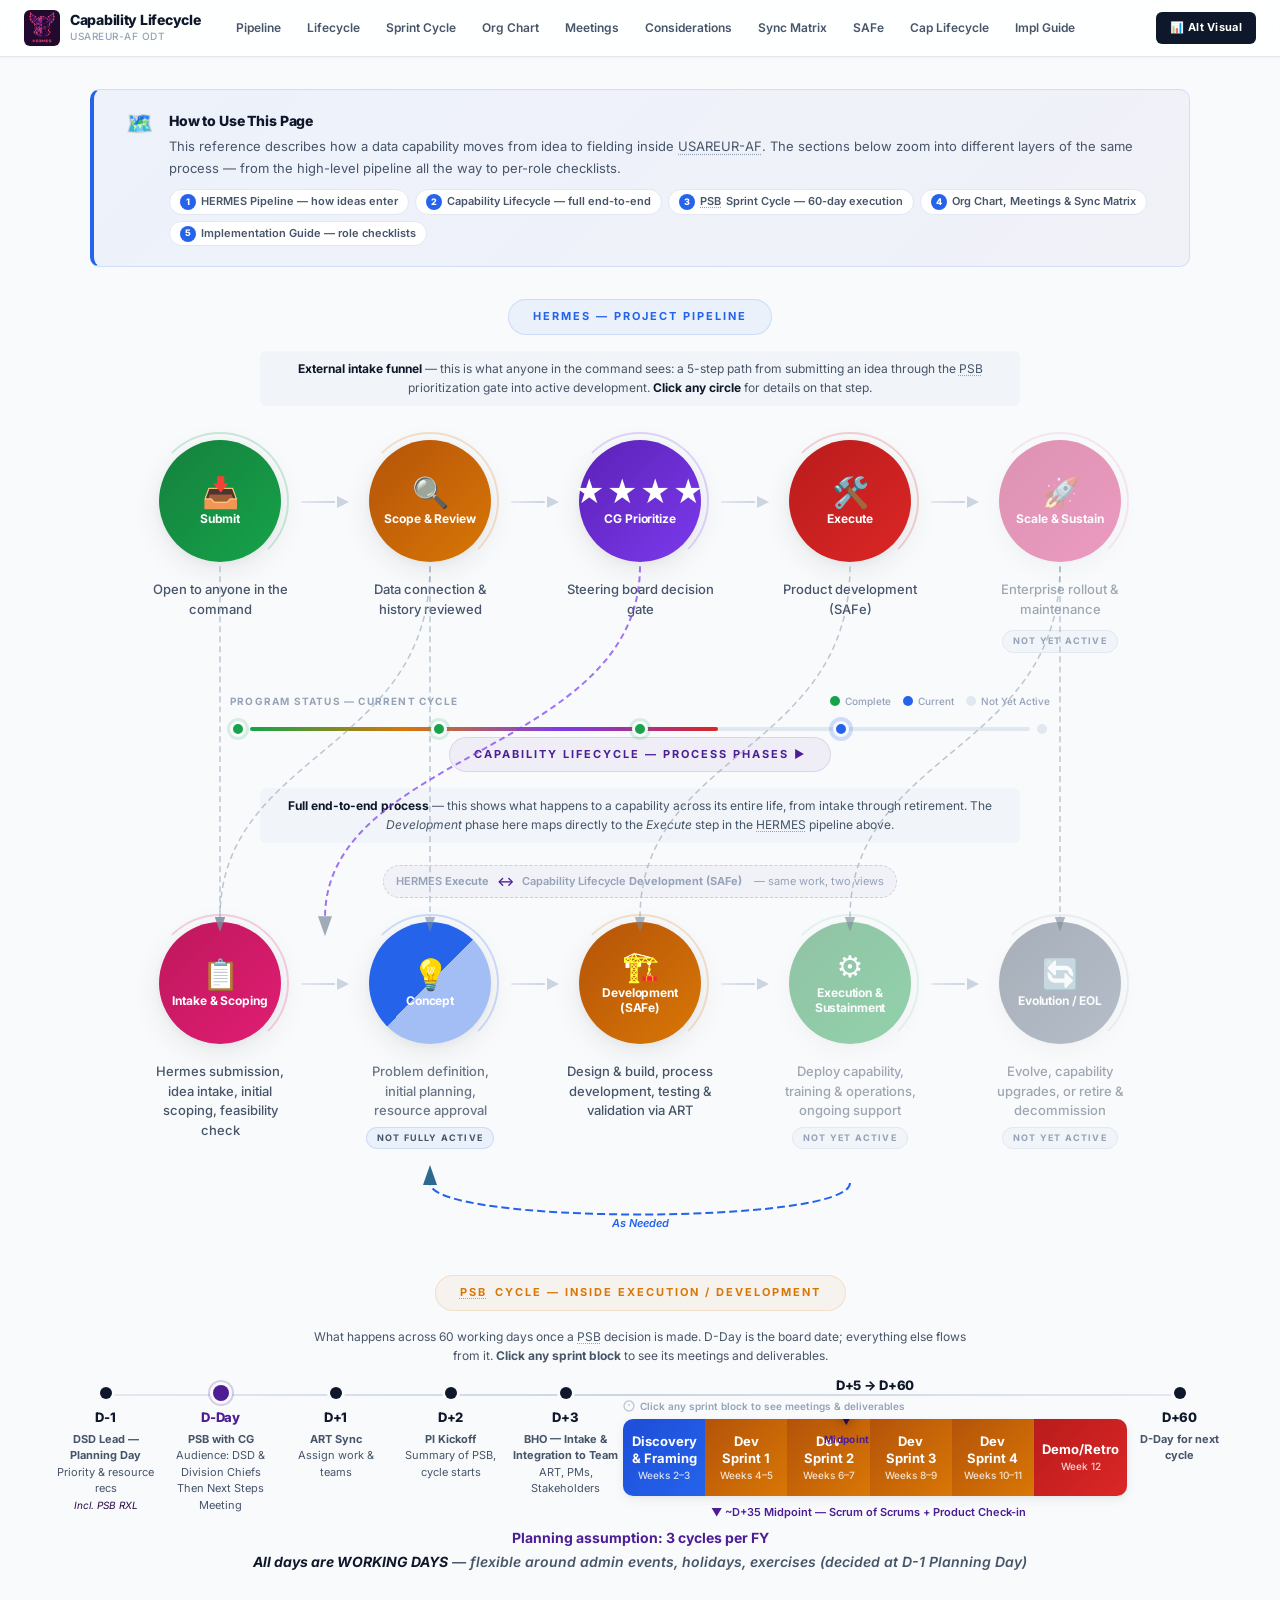
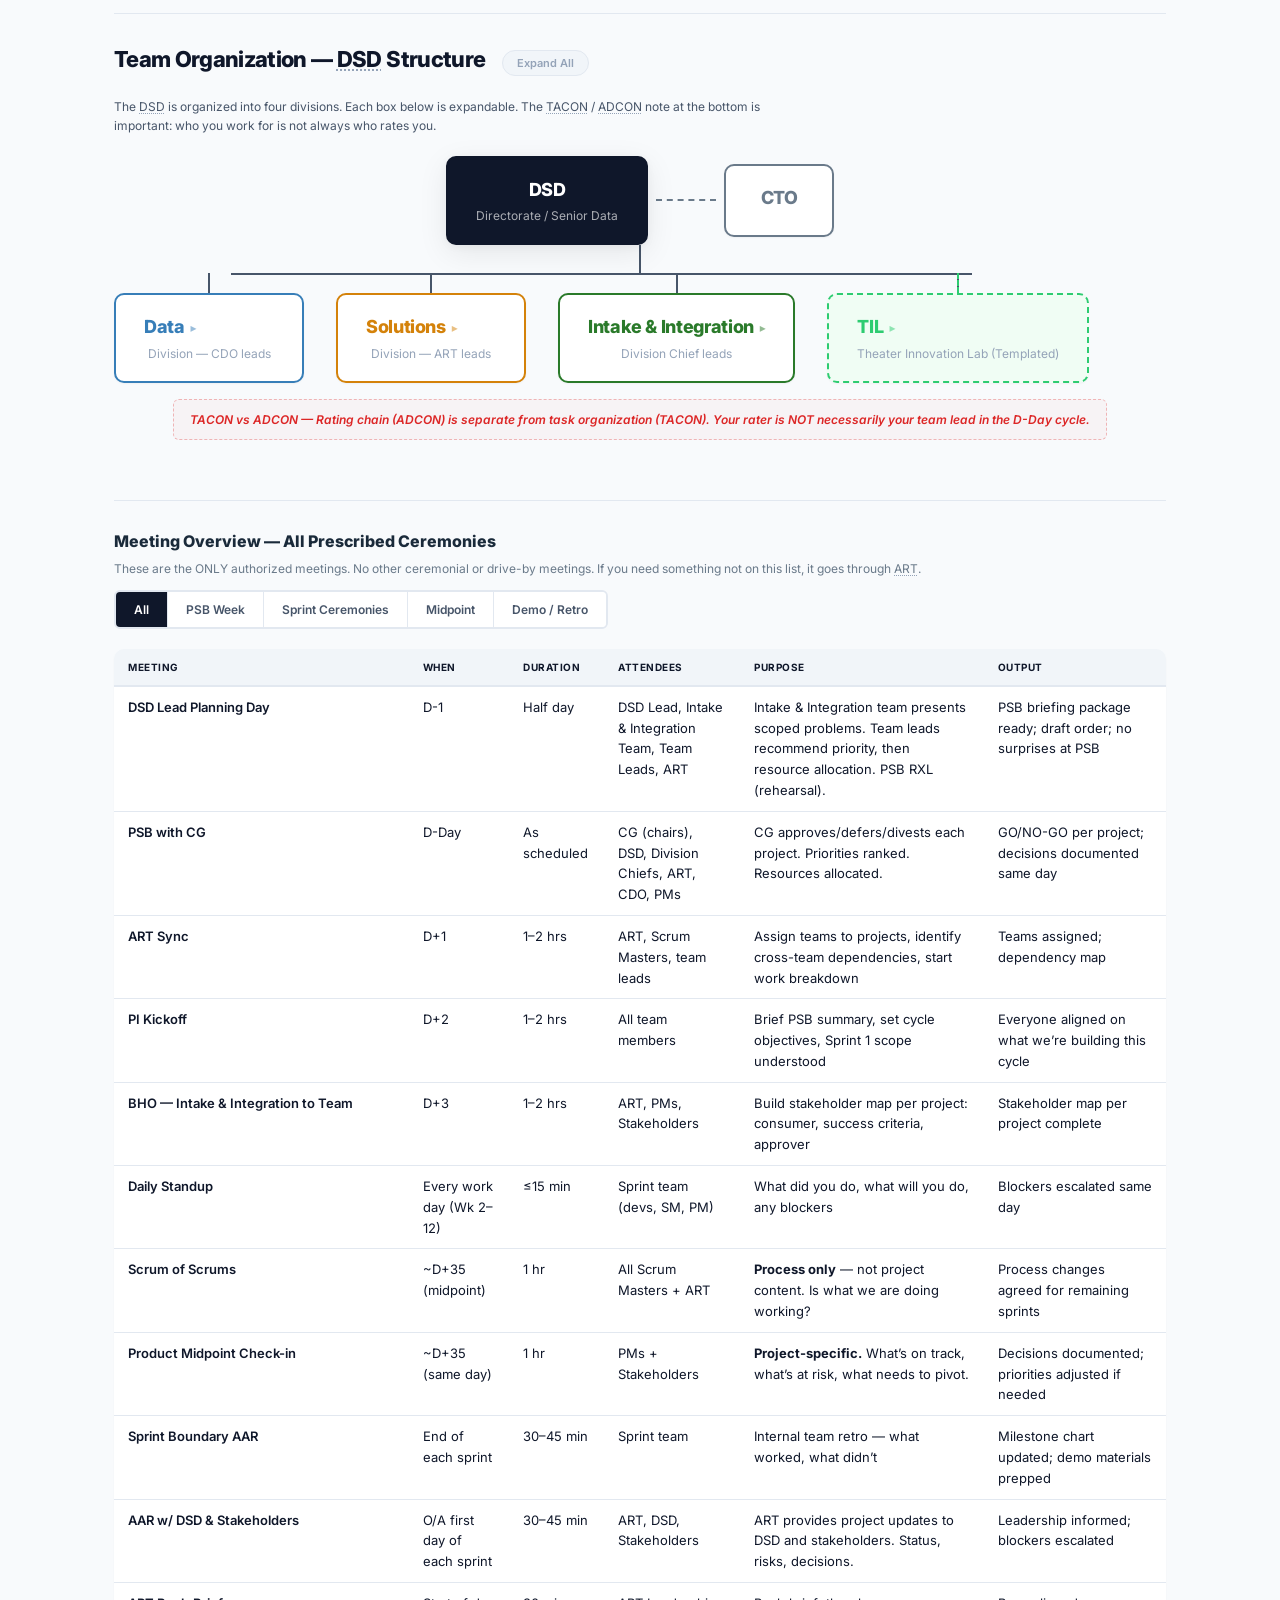
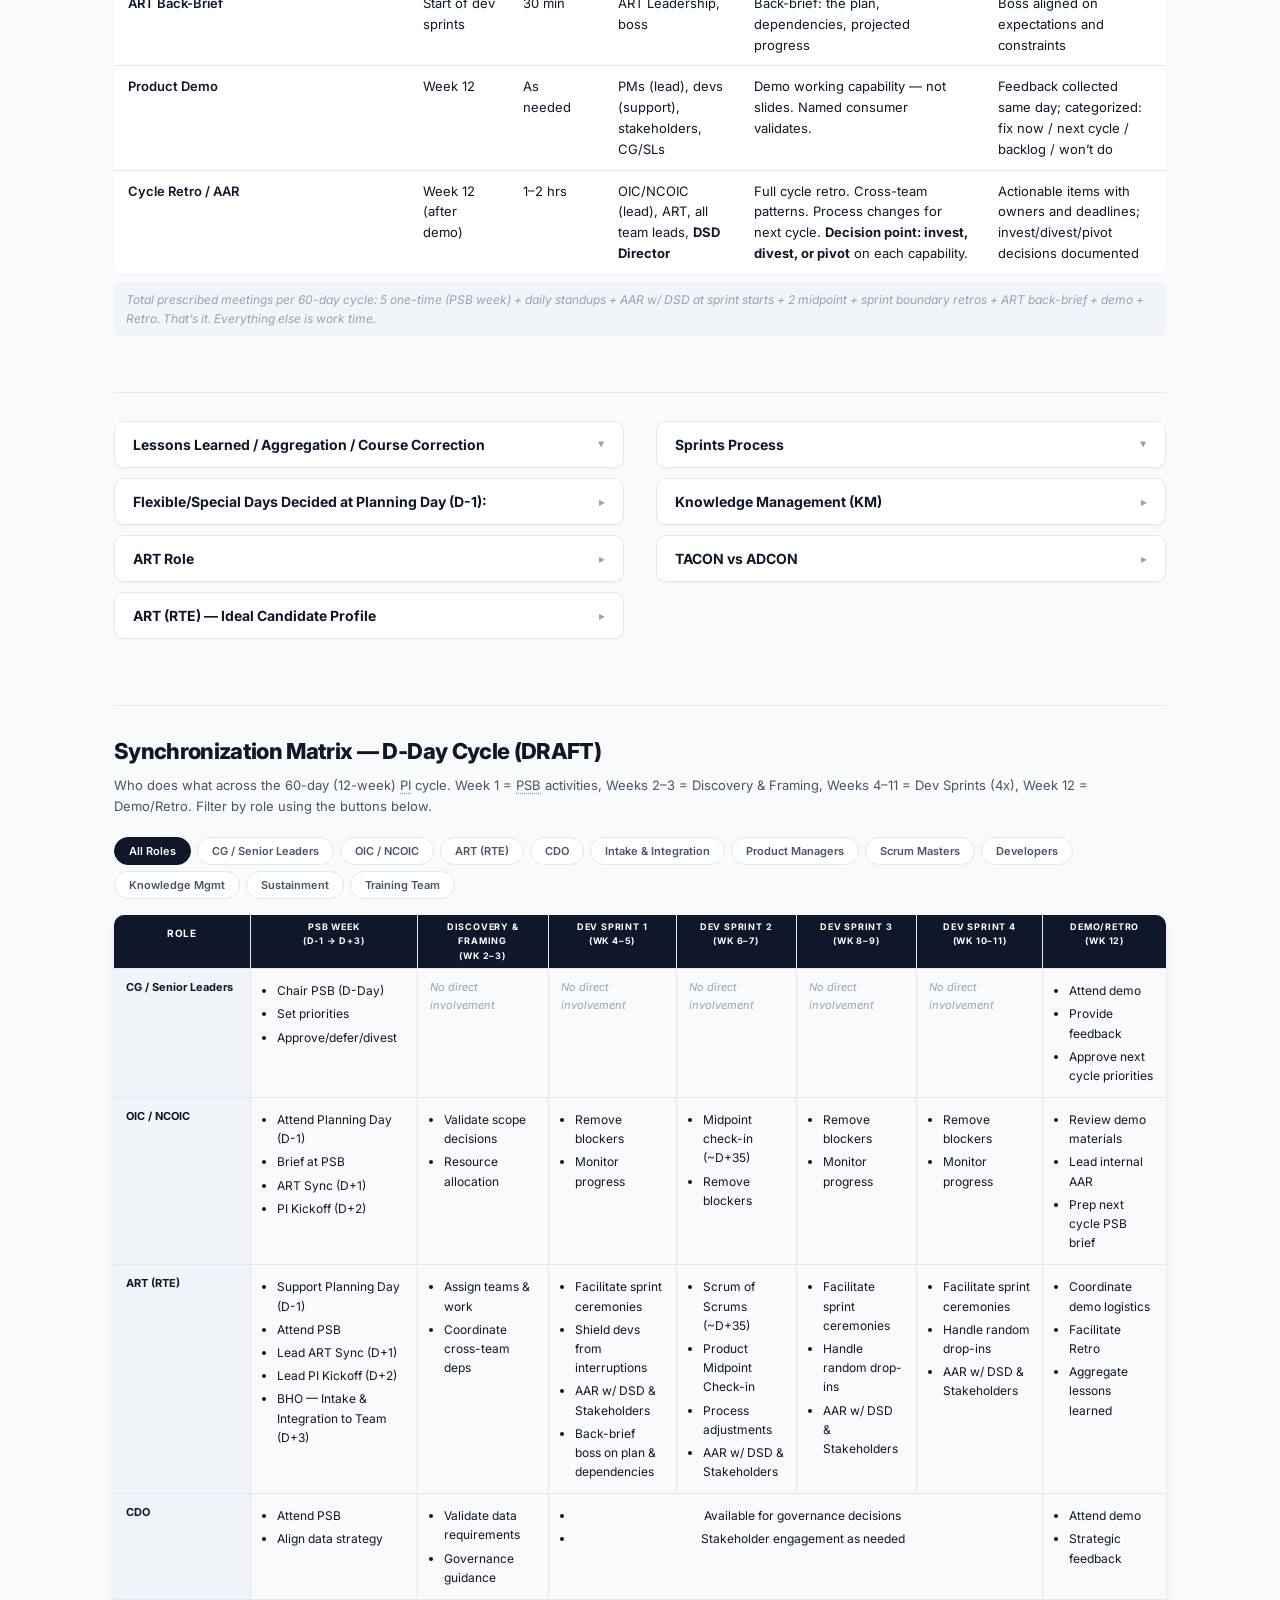
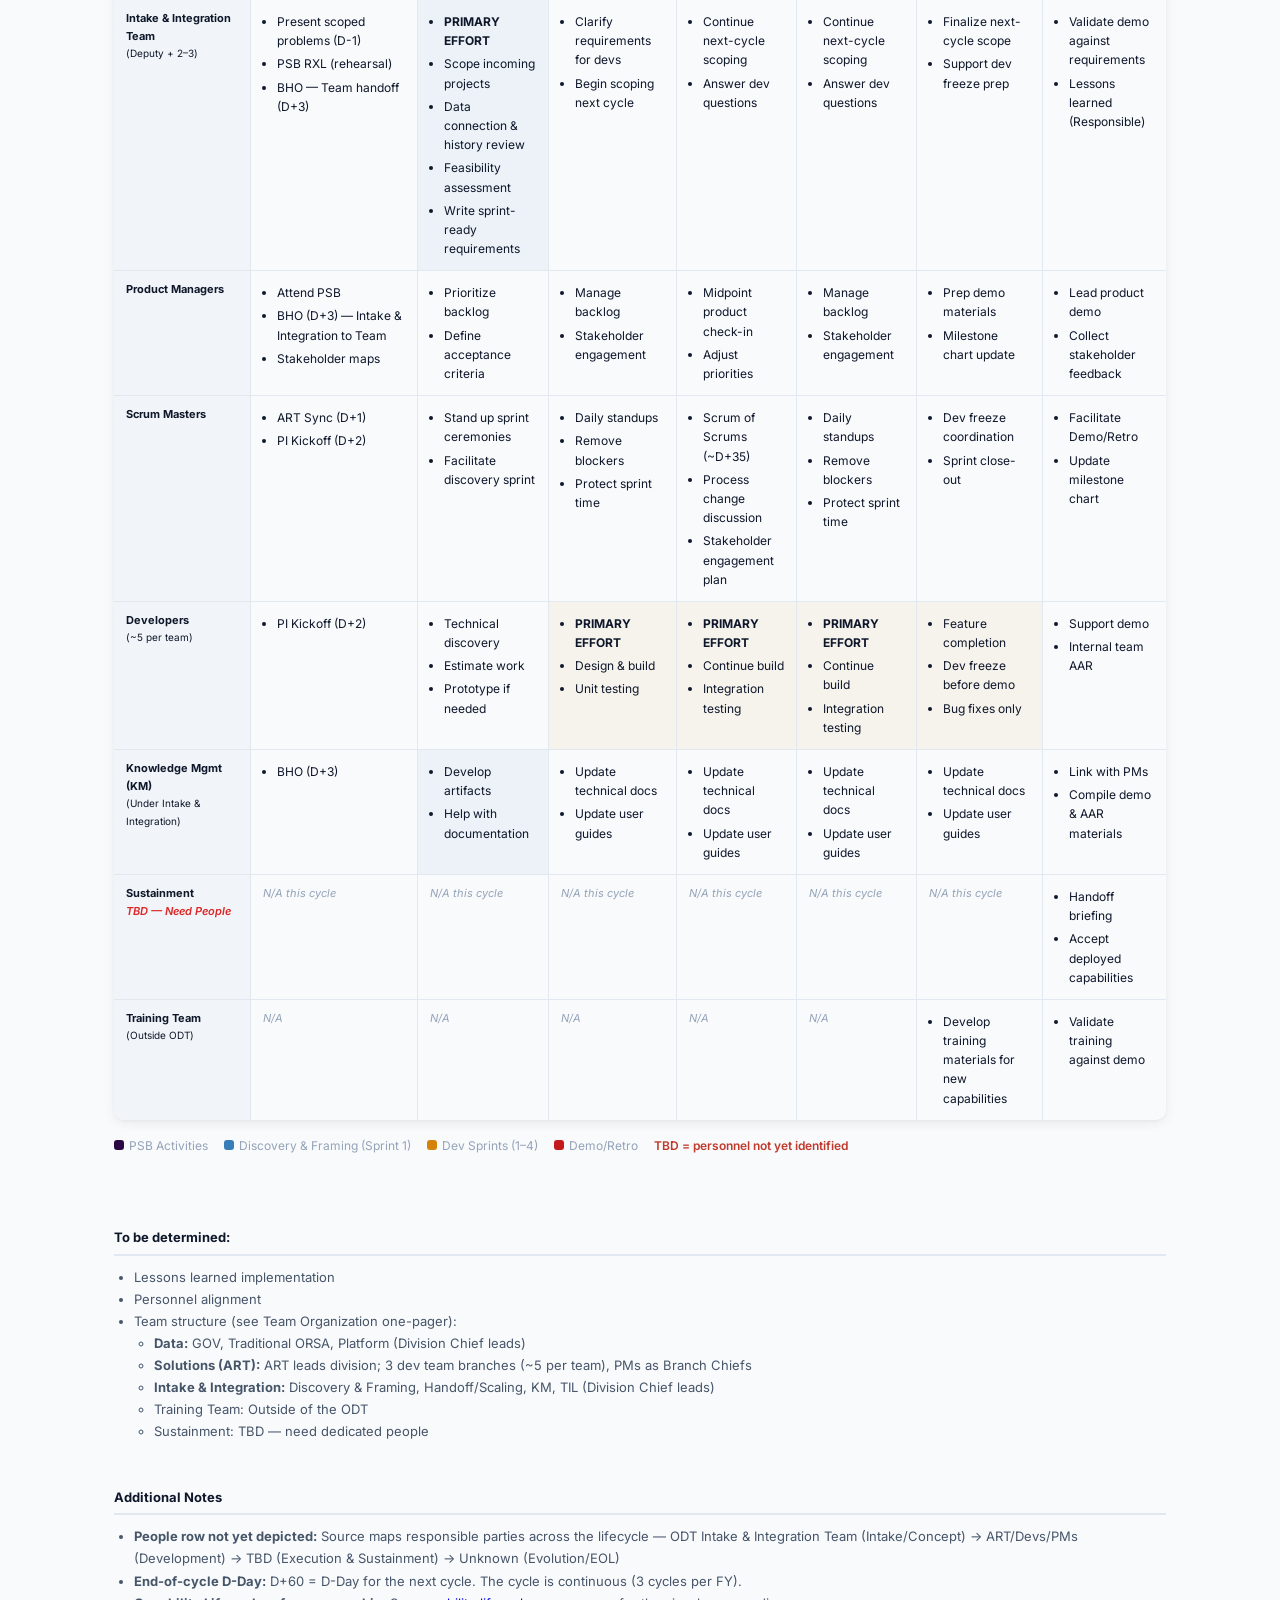
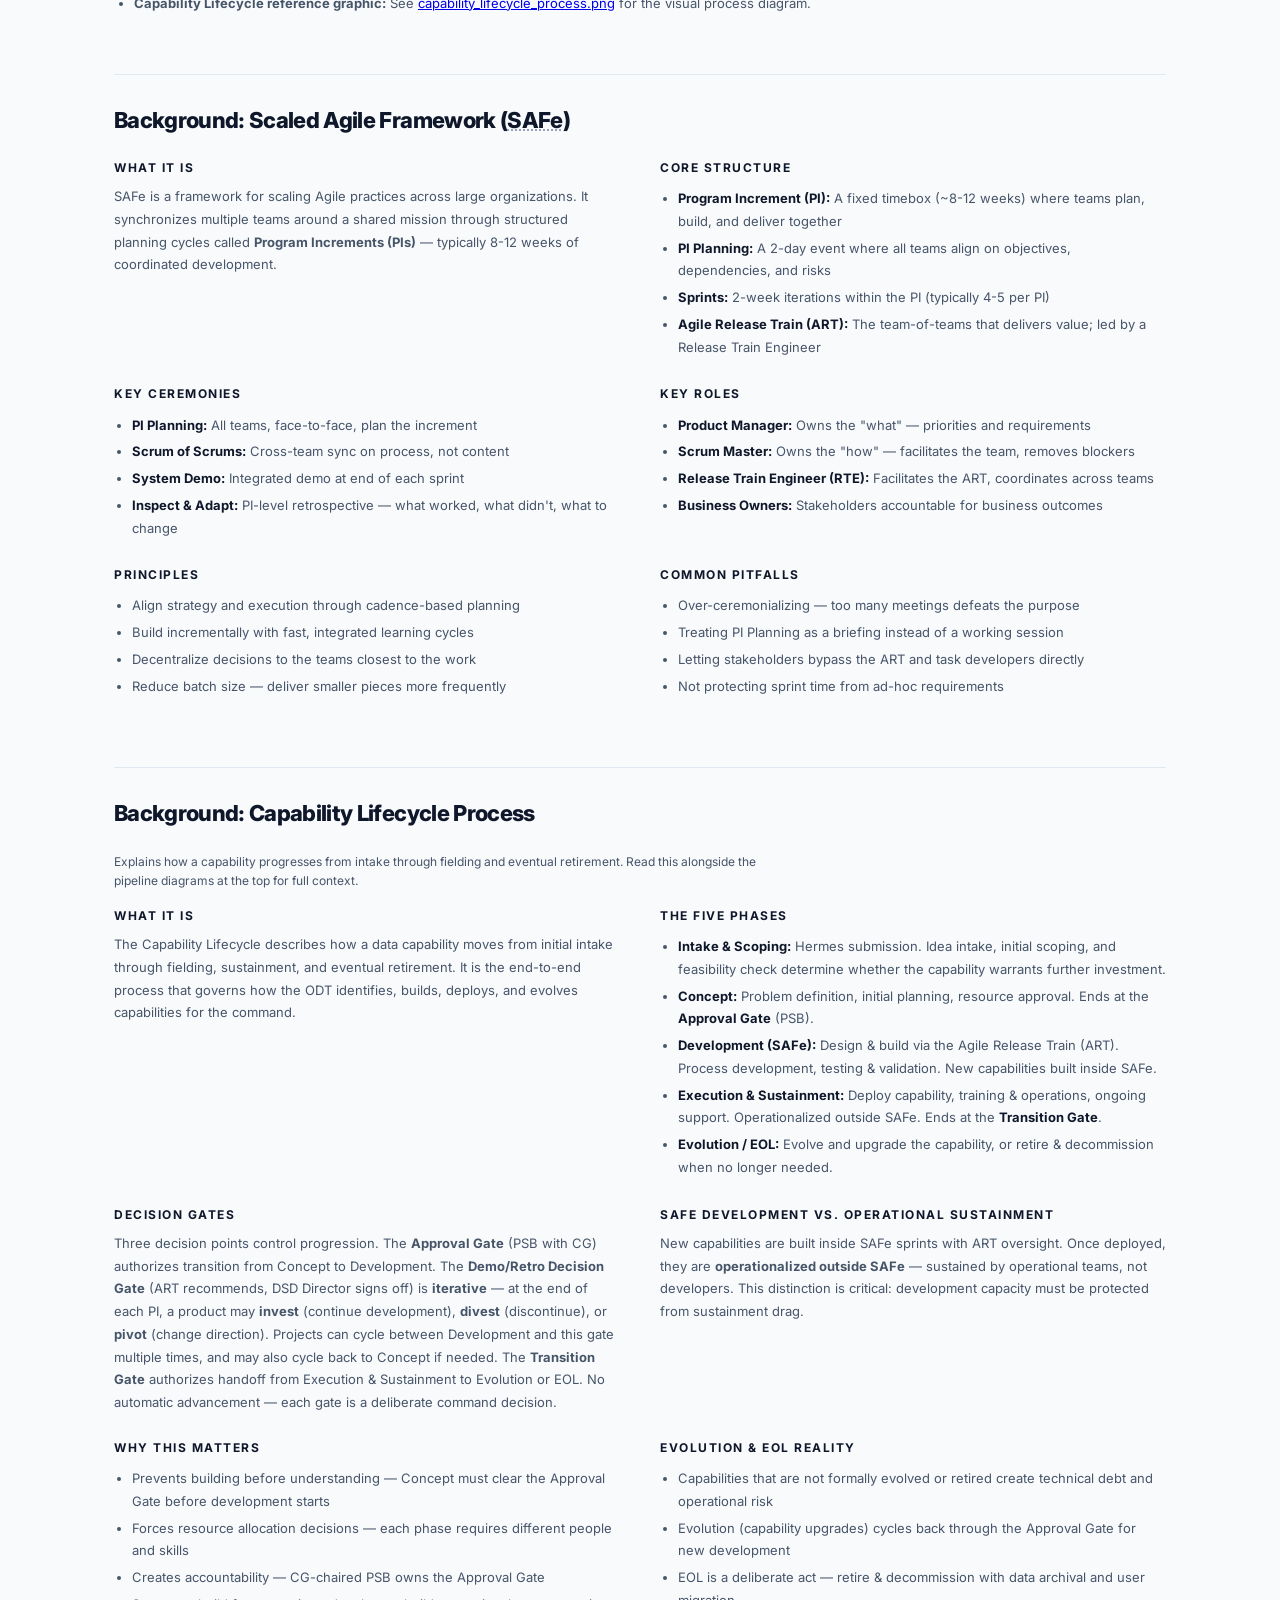
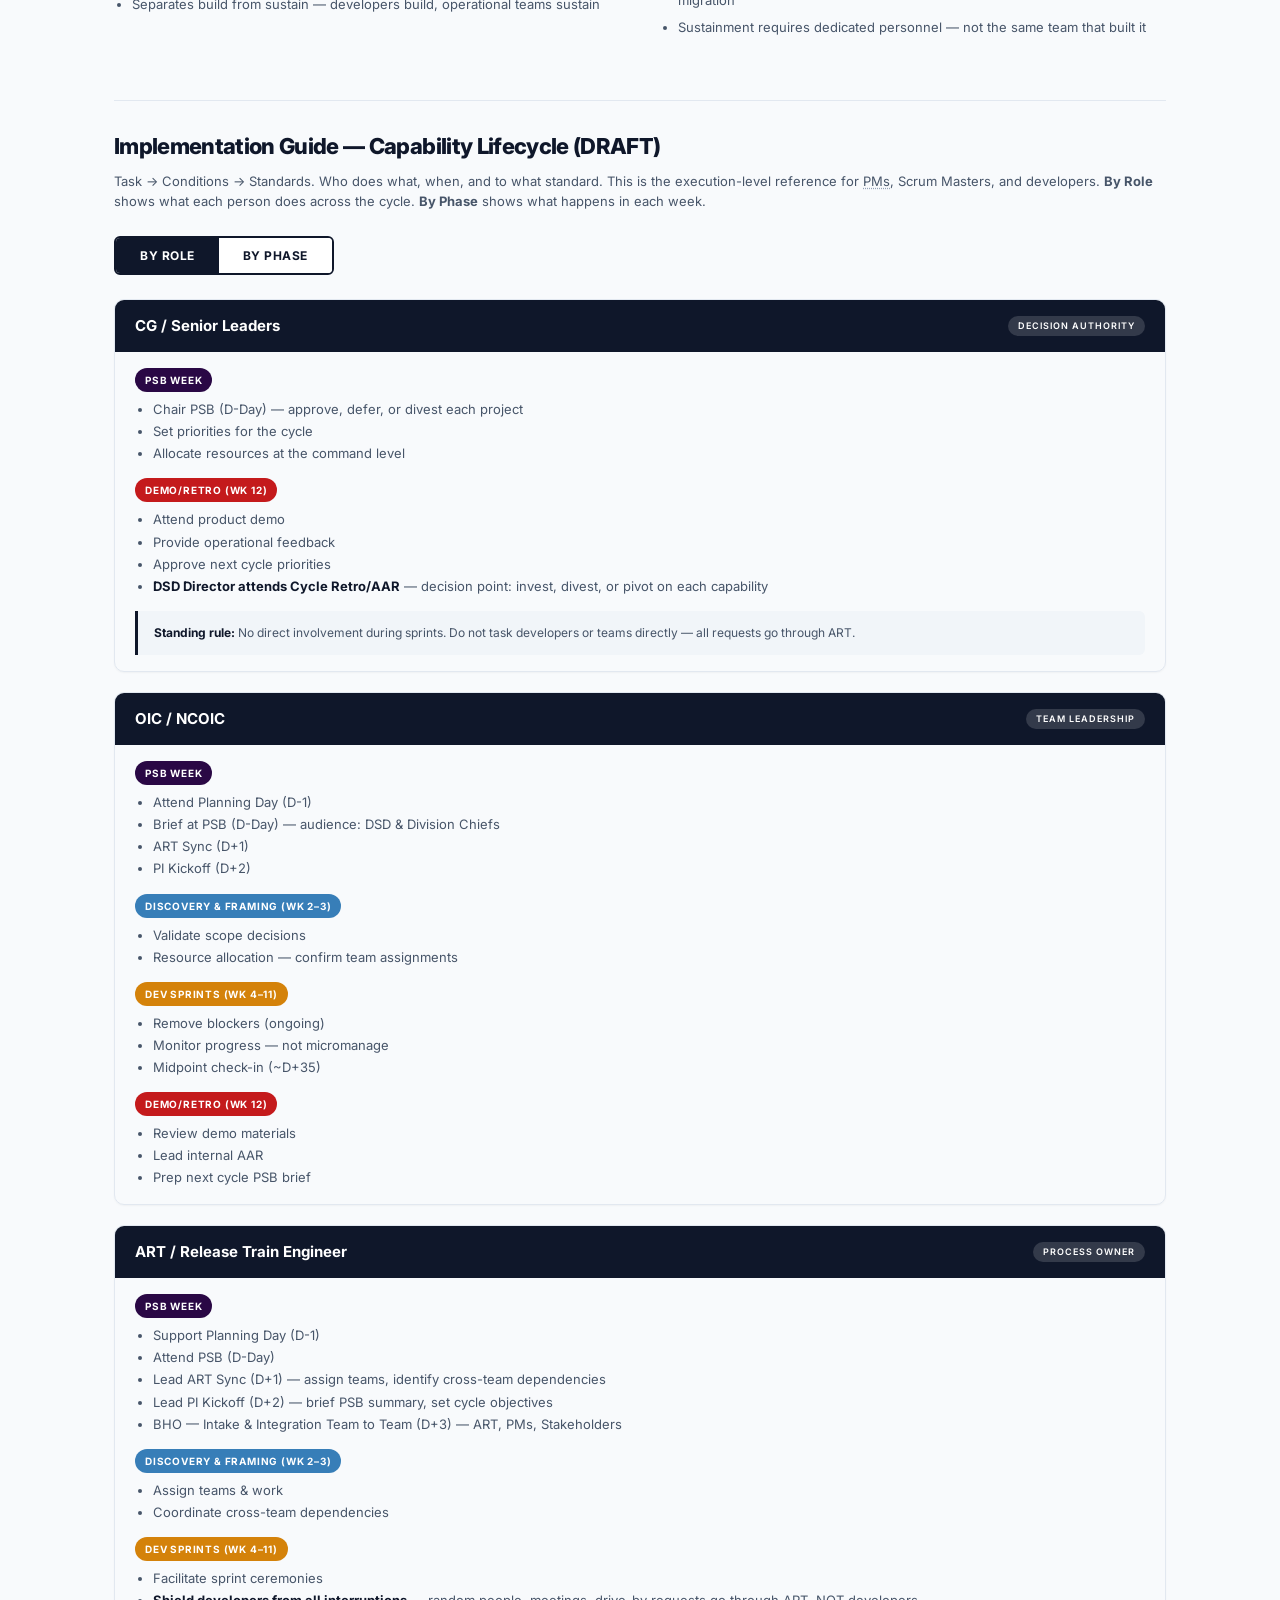
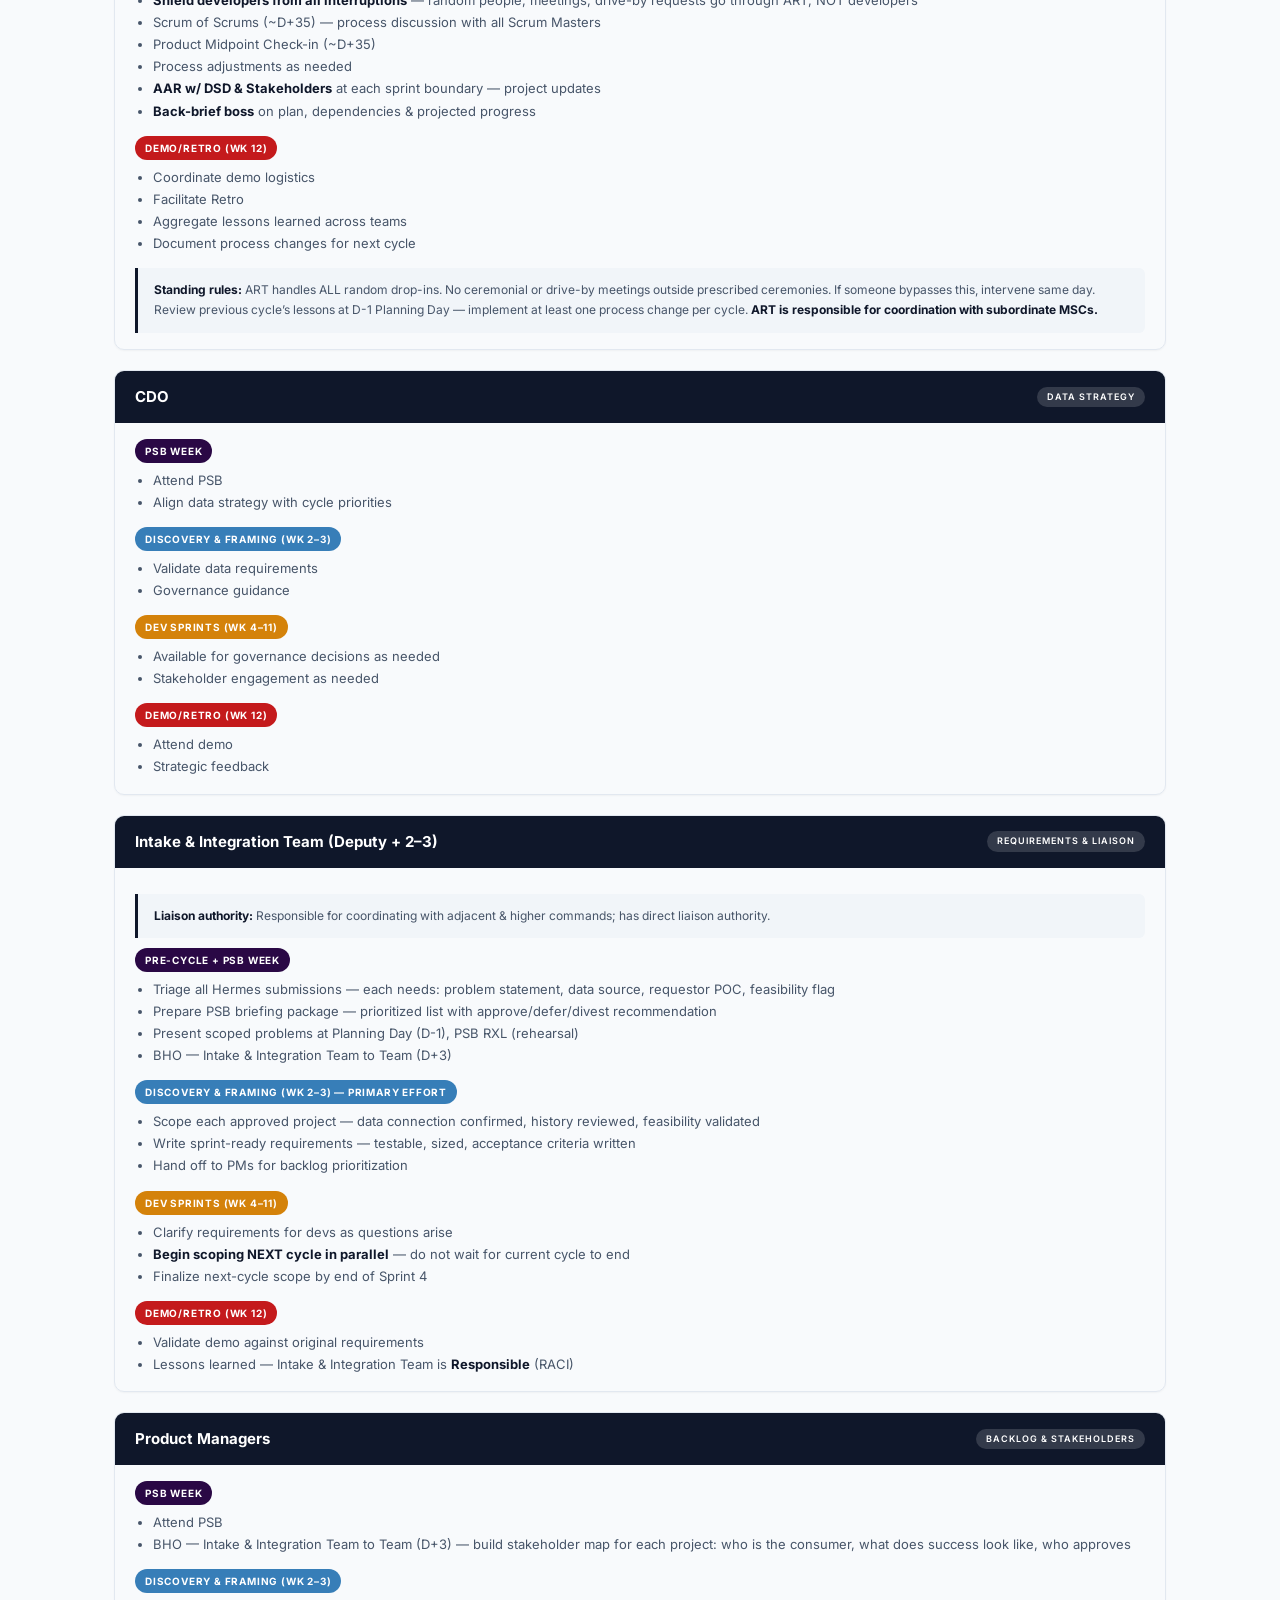
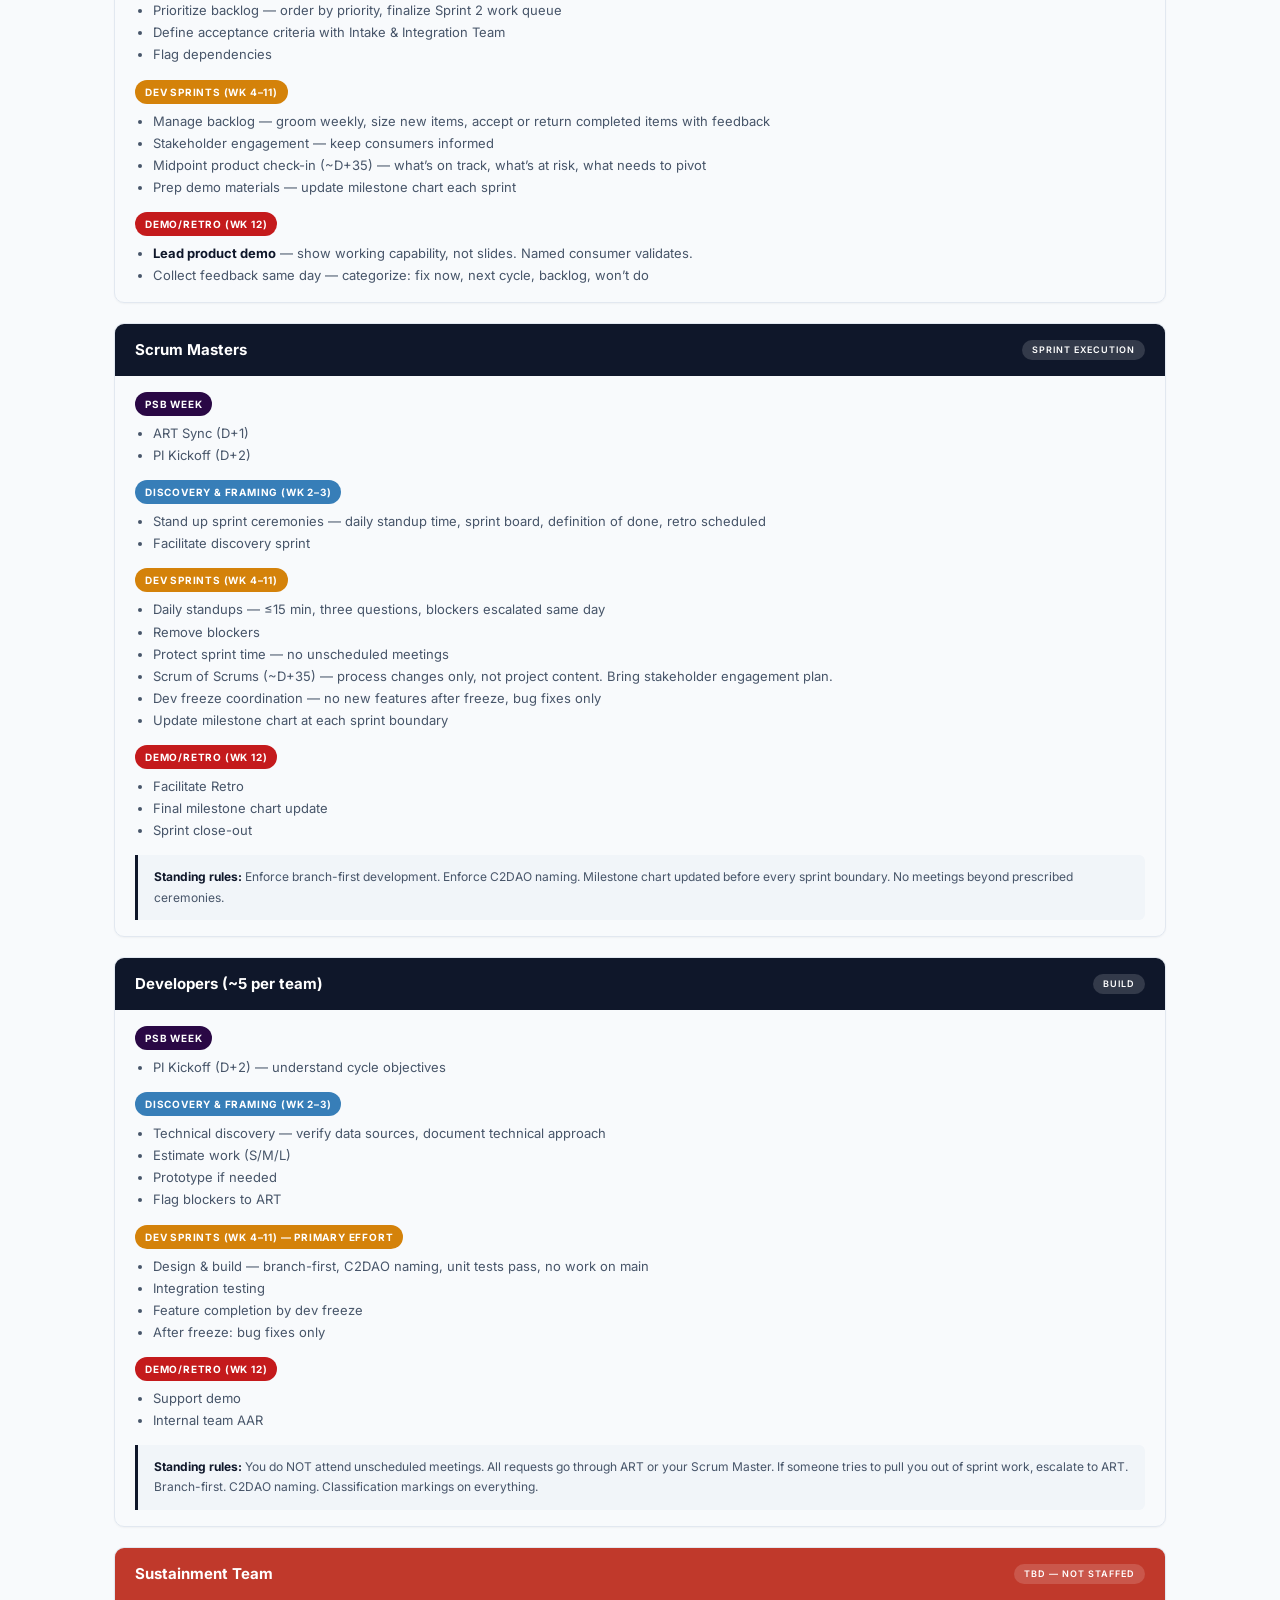
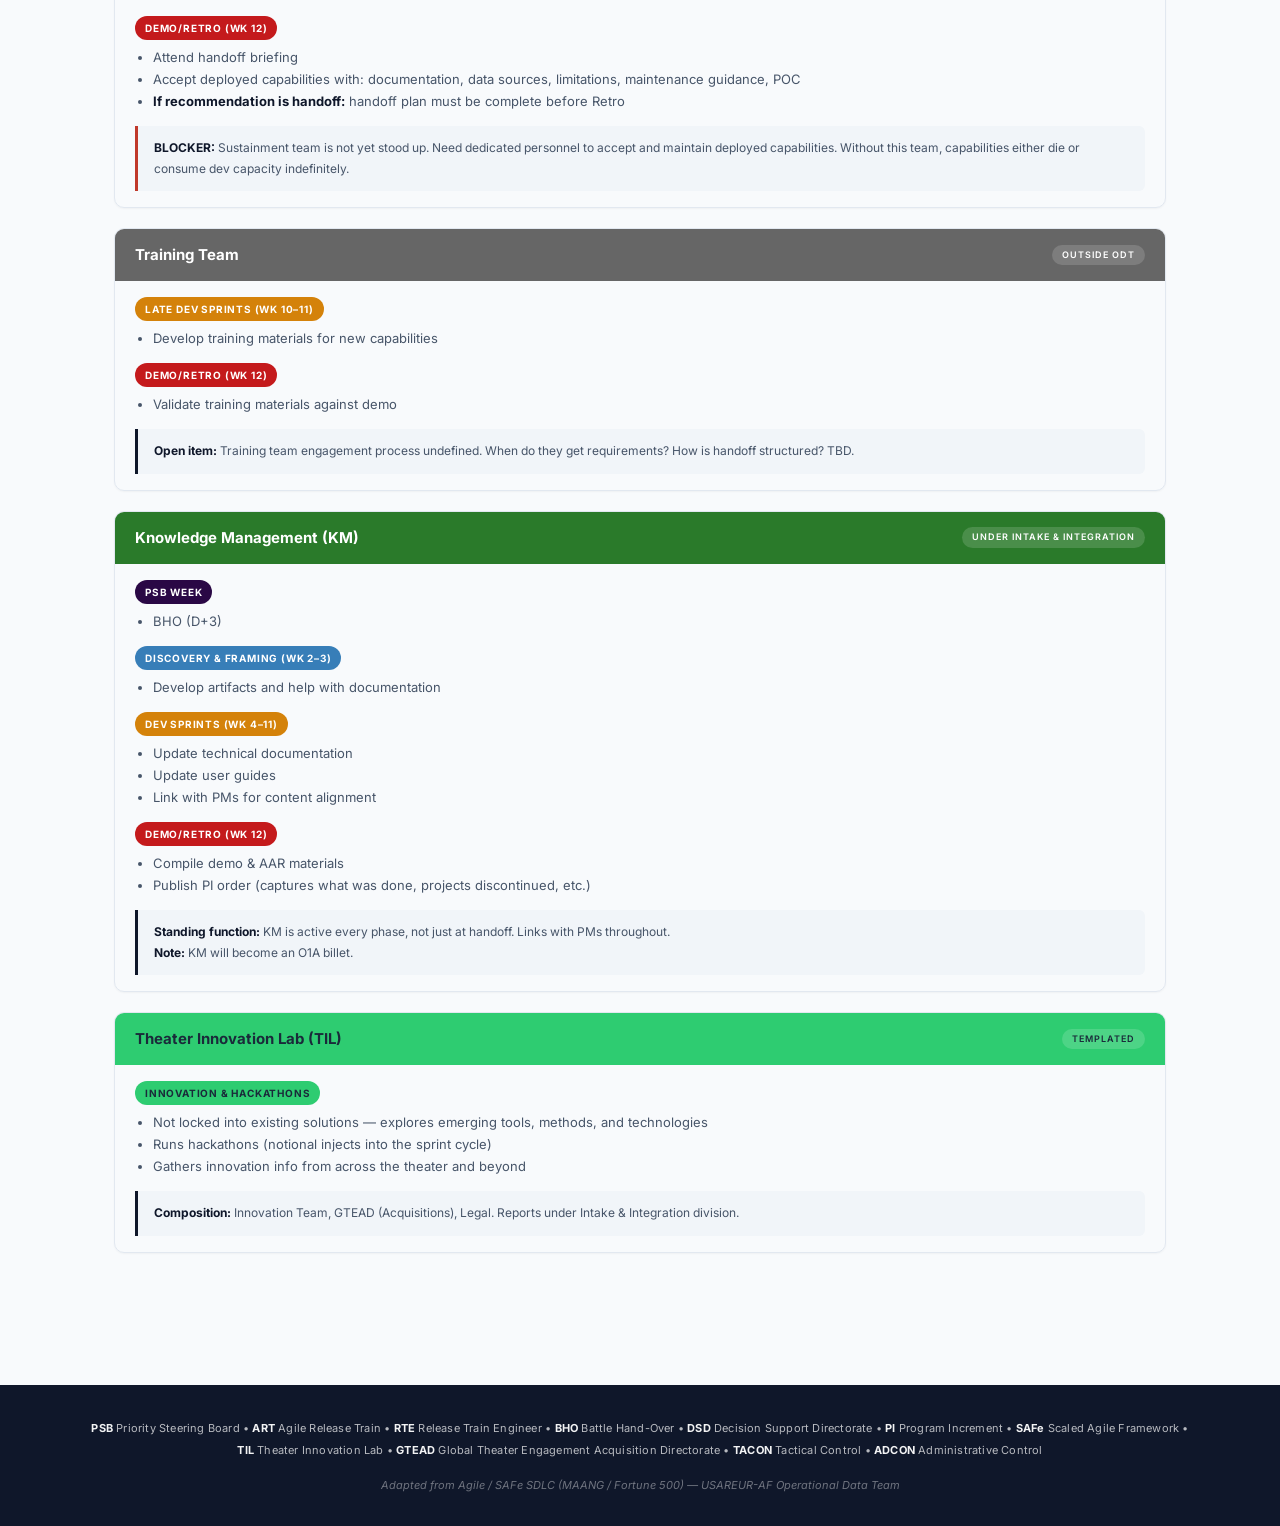
<file: docs/index.html>
<!DOCTYPE html>
<html lang="en">
<head>
<meta charset="UTF-8">
<meta name="viewport" content="width=device-width, initial-scale=1.0">
<title>Capability Lifecycle &mdash; ODT Development Process</title>
<link rel="preconnect" href="https://fonts.googleapis.com">
<link rel="preconnect" href="https://fonts.gstatic.com" crossorigin>
<link rel="stylesheet" href="https://fonts.googleapis.com/css2?family=Inter:wght@400;500;600;700;800;900&display=swap">
<link rel="stylesheet" href="styles/base.css">
<link rel="stylesheet" href="styles/index-page.css">
<link rel="icon" type="image/jpeg" href="assets/images/HERMES_LOGO.jpg">
<meta name="description" content="USAREUR-AF ODT Capability Lifecycle development process, SAFe framework implementation, and team organization guide.">
</head>
<body>


<nav class="site-nav" id="siteNav">
  <div class="site-nav-inner">
    <a class="nav-brand" href="#" id="navBrand">
      <img src="assets/images/HERMES_LOGO.jpg" alt="HERMES">
      <div>
        <div class="nav-brand-text">Capability Lifecycle</div>
        <div class="nav-brand-sub">USAREUR-AF ODT</div>
      </div>
    </a>
    <div class="nav-links" id="navLinks">
      <a href="#hermesPipeline" data-section="hermesPipeline">Pipeline</a>
      <a href="#sdlcPipeline" data-section="sdlcPipeline">Lifecycle</a>
      <a href="#psbCycle" data-section="psbCycle">Sprint Cycle</a>
      <a href="#orgChart" data-section="orgChart">Org Chart</a>
      <a href="#meetingOverview" data-section="meetingOverview">Meetings</a>
      <a href="#considerations" data-section="considerations">Considerations</a>
      <a href="#syncMatrix" data-section="syncMatrix">Sync Matrix</a>
      <a href="#safeBackground" data-section="safeBackground">SAFe</a>
      <a href="#capLifecycle" data-section="capLifecycle">Cap Lifecycle</a>
      <a href="#implGuide" data-section="implGuide">Impl Guide</a>
    </div>
    <label class="nav-jump" for="navJump">
      <span class="sr-only">Jump to section</span>
      <select id="navJump">
        <option value="hermesPipeline">Pipeline</option>
        <option value="sdlcPipeline">Lifecycle</option>
        <option value="psbCycle">Sprint Cycle</option>
        <option value="orgChart">Org Chart</option>
        <option value="meetingOverview">Meetings</option>
        <option value="considerations">Considerations</option>
        <option value="syncMatrix">Sync Matrix</option>
        <option value="safeBackground">SAFe</option>
        <option value="capLifecycle">Cap Lifecycle</option>
        <option value="implGuide">Impl Guide</option>
      </select>
    </label>
    <a class="nav-download" href="assets/downloads/DSD_Alternate_Visualization.pptx" download title="Download Alternate Visualization PowerPoint">&#x1F4CA; Alt Visual</a>
  </div>
</nav>



<div class="main-content">

<!-- Hero Orientation Banner -->
<div class="hero-banner" role="note" aria-label="Page orientation">
  <div class="hero-banner-icon" aria-hidden="true">🗺️</div>
  <div class="hero-banner-body">
    <div class="hero-banner-title">How to Use This Page</div>
    <div class="hero-banner-text">This reference describes how a data capability moves from idea to fielding inside <abbr title="United States Army Europe and Africa">USAREUR-AF</abbr>. The sections below zoom into different layers of the same process — from the high-level pipeline all the way to per-role checklists.</div>
    <div class="hero-banner-steps">
      <span class="hero-banner-step"><span class="hbs-num">1</span> HERMES Pipeline — how ideas enter</span>
      <span class="hero-banner-step"><span class="hbs-num">2</span> Capability Lifecycle — full end-to-end</span>
      <span class="hero-banner-step"><span class="hbs-num">3</span> <abbr title="Priority Steering Board">PSB</abbr> Sprint Cycle — 60-day execution</span>
      <span class="hero-banner-step"><span class="hbs-num">4</span> Org Chart, Meetings &amp; Sync Matrix</span>
      <span class="hero-banner-step"><span class="hbs-num">5</span> Implementation Guide — role checklists</span>
    </div>
  </div>
</div>

<div class="row">
  <div class="section-label hermes">HERMES &mdash; Project Pipeline</div>
  <p class="pipeline-context"><strong>External intake funnel</strong> &mdash; this is what anyone in the command sees: a 5-step path from submitting an idea through the <abbr title="Priority Steering Board, chaired by the Commanding General">PSB</abbr> prioritization gate into active development. <strong>Click any circle</strong> for details on that step.</p>
  <div class="pipeline" id="hermesPipeline">
    <div class="step p-submit">
      <button class="step-trigger" type="button">
        <div class="circle-wrap">
          <div class="circle">
            <div class="icon">&#x1F4E5;</div>
            <div class="label">Submit</div>
          </div>
        </div>
        <div class="step-desc">Open to anyone in the command</div>
      </button>
      <div class="step-drawer" id="drawer-submit"><div class="step-drawer-inner"><h4>Submit</h4><ul><li>Open to anyone in the command</li><li>Submit an idea, problem, or need via HERMES portal</li><li>No formal requirements needed at this stage</li></ul><div class="drawer-owner">&#128100; Owner: Anyone in USAREUR-AF</div></div></div>
    </div>
    <div class="connector"></div>
    <div class="step p-scope">
      <button class="step-trigger" type="button">
        <div class="circle-wrap">
          <div class="circle">
            <div class="icon">&#x1F50D;</div>
            <div class="label">Scope &amp; Review</div>
          </div>
        </div>
        <div class="step-desc">Data connection &amp; history reviewed</div>
      </button>
      <div class="step-drawer" id="drawer-scope"><div class="step-drawer-inner"><h4>Scope &amp; Review</h4><ul><li>Data connection &amp; history reviewed</li><li>Feasibility assessment conducted</li><li>Similar existing solutions checked</li><li>Sprint-ready requirements drafted</li></ul><div class="drawer-owner">&#128100; Owner: Intake &amp; Integration Team</div></div></div>
    </div>
    <div class="connector"></div>
    <div class="step p-priority">
      <button class="step-trigger" type="button">
        <div class="circle-wrap">
          <div class="circle">
            <div class="icon icon-priority">&#x2605;&#x2605;&#x2605;&#x2605;</div>
            <div class="label">CG Prioritize</div>
          </div>
        </div>
        <div class="step-desc">Steering board decision gate</div>
      </button>
      <div class="step-drawer" id="drawer-priority"><div class="step-drawer-inner"><h4>CG Prioritize</h4><ul><li>Steering board decision gate</li><li>Projects ranked by strategic value</li><li>Resources allocated per priority</li><li>GO/NO-GO decision documented</li></ul><div class="drawer-owner">&#128100; Owner: CG / DSD Lead</div></div></div>
    </div>
    <div class="connector"></div>
    <div class="step p-execute">
      <button class="step-trigger" type="button">
        <div class="circle-wrap">
          <div class="circle">
            <div class="icon">&#x1F6E0;&#xFE0F;</div>
            <div class="label">Execute</div>
          </div>
        </div>
        <div class="step-desc">Product development (SAFe)</div>
      </button>
      <div class="step-drawer" id="drawer-execute"><div class="step-drawer-inner"><h4>Execute (SAFe)</h4><ul><li>Product development via SAFe sprints</li><li>Discovery &amp; Framing &rarr; 4 Dev Sprints &rarr; Demo</li><li>12-week (60 working day) cycles</li><li>3 cycles per fiscal year</li></ul><div class="drawer-owner">&#128100; Owner: ART / Dev Teams / PMs</div></div></div>
    </div>
    <div class="connector"></div>
    <div class="step p-scale not-yet">
      <button class="step-trigger" type="button">
        <div class="circle-wrap">
          <div class="circle">
            <div class="icon">&#x1F680;</div>
            <div class="label">Scale &amp; Sustain</div>
          </div>
        </div>
        <div class="step-desc">Enterprise rollout &amp; maintenance</div>
        <div class="not-yet-badge">Not Yet Active</div>
      </button>
      <div class="step-drawer" id="drawer-scale"><div class="step-drawer-inner"><h4>Scale &amp; Sustain</h4><ul><li>Enterprise rollout &amp; maintenance</li><li>Training team develops materials</li><li>Sustainment team accepts capability</li><li><em>Not Yet Active &mdash; need people</em></li></ul><div class="drawer-owner">&#128100; Owner: Sustainment Team (TBD)</div></div></div>
    </div>
  </div>
</div>


<div class="phase-progress-wrap">
  <div class="phase-progress-header">
    <span class="phase-progress-title">Program Status &mdash; Current Cycle</span>
    <span class="phase-progress-legend">
      <span class="ppl-item"><span class="ppl-dot ppl-dot-complete"></span>Complete</span>
      <span class="ppl-item"><span class="ppl-dot ppl-dot-active"></span>Current</span>
      <span class="ppl-item"><span class="ppl-dot ppl-dot-future"></span>Not Yet Active</span>
    </span>
  </div>
  <div class="phase-progress" data-active-phase="3">
    <div class="phase-progress-track"><div class="phase-progress-fill phase-progress-fill-60"></div></div>
    <div class="phase-progress-dot completed" title="Submit: Active"></div>
    <div class="phase-progress-spacer"></div>
    <div class="phase-progress-dot completed" title="Scope: Active"></div>
    <div class="phase-progress-spacer"></div>
    <div class="phase-progress-dot completed" title="Prioritize: Active"></div>
    <div class="phase-progress-spacer"></div>
    <div class="phase-progress-dot active" title="Execute: Current Phase"></div>
    <div class="phase-progress-spacer"></div>
    <div class="phase-progress-dot future" title="Scale: Not Yet Active"></div>
  </div>
</div>


<div class="row">
  <a class="section-link" href="capability_lifecycle_process.html"><div class="section-label sdlc section-label-link">Capability Lifecycle &mdash; Process Phases &#x25B6;</div></a>
  <p class="pipeline-context"><strong>Full end-to-end process</strong> — this shows what happens to a capability across its entire life, from intake through retirement. The <em>Development</em> phase here maps directly to the <em>Execute</em> step in the <abbr title="HERMES — the command's project intake portal">HERMES</abbr> pipeline above.</p>
  <div class="pipeline-mapping-note" aria-label="How pipelines connect">
    <span>HERMES <strong>Execute</strong></span>
    <span class="pmap-arrow">&#x2194;</span>
    <span>Capability Lifecycle <strong>Development (SAFe)</strong></span>
    <span style="margin-left:4px;color:var(--text-muted);font-weight:400">— same work, two views</span>
  </div>
  <div class="pipeline" id="sdlcPipeline">
    <div class="step s-intake">
      <button class="step-trigger" type="button">
        <div class="circle-wrap">
          <div class="circle">
            <div class="icon">&#x1F4CB;</div>
            <div class="label">Intake &amp; Scoping</div>
          </div>
        </div>
        <div class="step-desc">Hermes submission, idea intake, initial scoping, feasibility check</div>
      </button>
      <div class="step-drawer" id="drawer-intake"><div class="step-drawer-inner"><h4>Intake &amp; Scoping</h4><ul><li>HERMES submission received</li><li>Initial scoping &amp; feasibility check</li><li>Data connections reviewed</li><li>Problem statement refined</li></ul><div class="drawer-owner">&#128100; Owner: Intake &amp; Integration Team</div></div></div>
    </div>
    <div class="connector"></div>
    <div class="step s-concept partial">
      <button class="step-trigger" type="button">
        <div class="circle-wrap">
          <div class="circle">
            <div class="icon">&#x1F4A1;</div>
            <div class="label">Concept</div>
          </div>
        </div>
        <div class="step-desc">Problem definition, initial planning, resource approval</div>
        <div class="partial-badge">Not Fully Active</div>
      </button>
      <div class="step-drawer" id="drawer-concept"><div class="step-drawer-inner"><h4>Concept</h4><ul><li>Problem definition finalized</li><li>Initial planning &amp; resource approval</li><li>Technical approach selected</li><li>Sprint-ready requirements written</li></ul><div class="drawer-owner">&#128100; Owner: Intake &amp; Integration + CDO</div></div></div>
    </div>
    <div class="connector"></div>
    <div class="step s-dev">
      <button class="step-trigger" type="button">
        <div class="circle-wrap">
          <div class="circle">
            <div class="icon icon-dev">&#x1F3D7;&#xFE0F;</div>
            <div class="label">Development (SAFe)</div>
          </div>
        </div>
        <div class="step-desc">Design &amp; build, process development, testing &amp; validation via ART</div>
      </button>
      <div class="step-drawer" id="drawer-dev"><div class="step-drawer-inner"><h4>Development (SAFe)</h4><ul><li>Design &amp; build via ART</li><li>Process development &amp; testing</li><li>Validation via sprint demos</li><li>12-week PI cycles, 4 dev sprints</li></ul><div class="drawer-owner">&#128100; Owner: ART / Solutions Division</div></div></div>
    </div>
    <div class="connector"></div>
    <div class="step s-execsust not-yet">
      <button class="step-trigger" type="button">
        <div class="circle-wrap">
          <div class="circle">
            <div class="icon">&#x2699;&#xFE0F;</div>
            <div class="label">Execution &amp; Sustainment</div>
          </div>
        </div>
        <div class="step-desc">Deploy capability, training &amp; operations, ongoing support</div>
        <div class="not-yet-badge">Not Yet Active</div>
      </button>
      <div class="step-drawer" id="drawer-execsust"><div class="step-drawer-inner"><h4>Execution &amp; Sustainment</h4><ul><li>Deploy capability to end users</li><li>Training &amp; operations handoff</li><li>Ongoing support &amp; monitoring</li><li><em>Not Yet Active</em></li></ul><div class="drawer-owner">&#128100; Owner: Sustainment Team (TBD)</div></div></div>
    </div>
    <div class="connector"></div>
    <div class="step s-eol not-yet">
      <button class="step-trigger" type="button">
        <div class="circle-wrap">
          <div class="circle">
            <div class="icon">&#x1F504;</div>
            <div class="label">Evolution / EOL</div>
          </div>
        </div>
        <div class="step-desc">Evolve, capability upgrades, or retire &amp; decommission</div>
        <div class="not-yet-badge">Not Yet Active</div>
      </button>
      <div class="step-drawer" id="drawer-eol"><div class="step-drawer-inner"><h4>Evolution / EOL</h4><ul><li>Evolve capability with upgrades</li><li>Assess continued value</li><li>Retire &amp; decommission if needed</li><li><em>Not Yet Active</em></li></ul><div class="drawer-owner">&#128100; Owner: TBD</div></div></div>
    </div>
  </div>
  
  <svg class="iterative-arrow-svg" id="iterativeArrowSvg">
    <defs>
      <marker id="arrow-iter" viewBox="0 0 10 7" refX="1" refY="3.5"
              markerWidth="10" markerHeight="8" orient="auto-start-reverse">
        <path d="M0,0 L10,3.5 L0,7 z" fill="#2D6A8F"/>
      </marker>
    </defs>
  </svg>

</div>


<div class="psb-section psb-section-offset">
  <div class="row">
    <div class="section-label psb-label" id="psbCycle"><abbr title="Priority Steering Board">PSB</abbr> Cycle &mdash; Inside Execution / Development</div>
    <p class="section-intro" style="text-align:center;margin:0 auto">What happens across 60 working days once a <abbr title="Priority Steering Board">PSB</abbr> decision is made. D-Day is the board date; everything else flows from it. <strong>Click any sprint block</strong> to see its meetings and deliverables.</p>
  </div>

  
  <div class="d-timeline-full">
    
    <div class="d-left-nodes">
      <div class="d-node">
        <div class="d-day-label">D-1</div>
        <div class="d-desc"><strong>DSD Lead &mdash; Planning Day</strong><br>Priority &amp; resource recs<br><em class="planning-note-emphasis">Incl. PSB RXL</em></div>
      </div>
      <div class="d-node psb-node">
        <div class="d-day-label">D-Day</div>
        <div class="d-desc"><strong>PSB with CG</strong><br>Audience: DSD &amp; Division Chiefs<br>Then Next Steps Meeting</div>
      </div>
      <div class="d-node">
        <div class="d-day-label">D+1</div>
        <div class="d-desc"><strong>ART Sync</strong><br>Assign work &amp; teams</div>
      </div>
      <div class="d-node">
        <div class="d-day-label">D+2</div>
        <div class="d-desc"><strong>PI Kickoff</strong><br>Summary of PSB, cycle starts</div>
      </div>
      <div class="d-node">
        <div class="d-day-label">D+3</div>
        <div class="d-desc"><strong>BHO &mdash; Intake &amp; Integration to Team</strong><br>ART, PMs, Stakeholders</div>
      </div>
    </div>

    
    <div class="d-sprint-zone">
      <div class="d-day-label sprint-window-label">D+5 &rarr; D+60</div>
      <div class="sprint-click-hint" aria-hidden="true">
        <svg viewBox="0 0 24 24" fill="none" stroke="currentColor" stroke-width="2.5"><circle cx="12" cy="12" r="10"/><line x1="12" y1="8" x2="12" y2="12"/><line x1="12" y1="16" x2="12.01" y2="16"/></svg>
        Click any sprint block to see meetings &amp; deliverables
      </div>
      <div class="sprint-bar" id="sprintBar">
        
        <div class="midpoint-diamond midpoint-diamond-54">
          <div class="midpoint-triangle"></div>
          <div class="md-label">Midpoint</div>
        </div>
        
        <div class="aar-marker aar-left-0"><div class="aar-dot"></div><div class="aar-label">AAR</div></div>
        <div class="aar-marker aar-left-18"><div class="aar-dot"></div><div class="aar-label">AAR</div></div>
        <div class="aar-marker aar-left-36"><div class="aar-dot"></div><div class="aar-label">AAR</div></div>
        <div class="aar-marker aar-left-54"><div class="aar-dot"></div><div class="aar-label">AAR</div></div>
        <div class="aar-marker aar-left-72"><div class="aar-dot"></div><div class="aar-label">AAR</div></div>
        
        <div class="hackathon-inject">
          <div class="inject-arrow">&#x2191;</div>
          <div class="inject-label">Notional inject (e.g., Hackathon &mdash; TIL)</div>
        </div>
      </div>
      <div class="sprint-detail-panel" id="sprintDetailPanel">
      <div class="sprint-detail-inner">
        <h4 id="sprintDetailTitle">Select a sprint block above</h4>
        <div class="sprint-detail-col" id="sprintMeetings">
          <h5>&#128203; Meetings</h5>
          <ul id="sprintMeetingsList"><li>Click a sprint to see details</li></ul>
        </div>
        <div class="sprint-detail-col" id="sprintDeliverables">
          <h5>&#128230; Deliverables</h5>
          <ul id="sprintDeliverablesList"><li>Click a sprint to see details</li></ul>
        </div>
      </div>
    </div>
      <div class="midpoint-footer midpoint-footer-right">&#x25BC; ~D+35 Midpoint &mdash; Scrum of Scrums + Product Check-in</div>
    </div>

    
    <div class="d-right-nodes">
      <div class="d-node">
        <div class="d-day-label">D+60</div>
        <div class="d-desc"><strong>D-Day for next cycle</strong></div>
      </div>
    </div>
  </div>
  <div class="cycles-note planning-notes" id="planningNotes">Planning assumption: 3 cycles per FY</div>
  <div class="working-days-note working-days-offset"><strong>All days are WORKING DAYS</strong> &mdash; flexible around admin events, holidays, exercises (decided at D-1 Planning Day)</div>
</div>

</div>


<div class="onepager">
  <div class="onepager-divider"></div>
  <h2 class="onepager-title" id="orgChart">Team Organization &mdash; <abbr title="Decision Support Directorate">DSD</abbr> Structure <button class="org-expand-all" type="button" id="orgExpandBtn">Expand All</button></h2>
  <p class="section-intro">The <abbr title="Decision Support Directorate">DSD</abbr> is organized into four divisions. Each box below is expandable. The <abbr title="Tactical Control — who you work for day-to-day">TACON</abbr> / <abbr title="Administrative Control — your rating chain">ADCON</abbr> note at the bottom is important: who you work for is not always who rates you.</p>

  
  <div class="org-wire">
    
    <div class="org-top-row">
      <div id="dsdBox" class="org-wire-box top-level">
        <div class="owb-title">DSD</div>
        <div class="owb-sub">Directorate / Senior Data</div>
      </div>
      <div class="org-cto-link"></div>
      <div class="org-wire-box org-cto-box">
        <div class="owb-title org-cto-title">CTO</div>
      </div>
    </div>
    
    <div id="dsdConnector" class="org-wire-connector"></div>

    
    <div class="org-wire-level has-hline org-wire-level-spaced">
      
      <div class="org-column">
        <div class="org-wire-vdrop"></div>
        <div class="org-wire-box org-box-data">
          <div class="owb-title org-title-data">Data</div>
          <div class="owb-sub">Division &mdash; CDO leads</div>
          <ul class="owb-items">
            <li><strong>Data Governance Branch</strong> &mdash; data stewards have governance role per directorate, linked via this branch</li>
            <li><strong>Traditional ORSA</strong></li>
            <li><strong>Platform</strong></li>
            <li><strong>Technical Writers</strong> &mdash; Tech Writer serves as Deputy CDO</li>
          </ul>
        </div>
      </div>
      
      <div class="org-column">
        <div class="org-wire-vdrop"></div>
        <div class="org-wire-box org-box-solutions">
          <div class="owb-title org-title-solutions">Solutions</div>
          <div class="owb-sub">Division &mdash; ART leads</div>
          <ul class="owb-items">
            <li><strong>3&ndash;5 Dev Team Branches</strong> (~5 per team)</li>
            <li>PMs serve as <strong>Branch Chiefs</strong></li>
            <li>PMs own the backlog, stakeholder engagement, and demo</li>
          </ul>
        </div>
      </div>
      
      <div class="org-column">
        <div class="org-wire-vdrop"></div>
        <div class="org-wire-box org-box-intake">
          <div class="owb-title org-title-intake">Intake &amp; Integration</div>
          <div class="owb-sub">Division Chief leads</div>
          <ul class="owb-items">
            <li><strong>Discovery &amp; Framing</strong> &mdash; requirements &amp; feasibility</li>
            <li><strong>Handoff / Scaling</strong></li>
            <li><strong>KM</strong> &mdash; Knowledge Management <span class="org-future-note">(future O1A billet)</span></li>
          </ul>
          <div class="org-box-note">Responsible for coordinating with adjacent &amp; higher; has direct liaison authority.</div>
        </div>
      </div>
      
      <div class="org-column">
        <div class="org-wire-vdrop org-wire-vdrop-til"></div>
        <div class="org-wire-box org-box-til">
          <div class="owb-title org-title-til">TIL</div>
          <div class="owb-sub">Theater Innovation Lab (Templated)</div>
          <ul class="owb-items">
            <li><strong>Innovation Team</strong> &mdash; not locked into existing solutions</li>
            <li><strong>GTEAD</strong><span class="direct-support">*</span> &mdash; Global Theater Engagement Acquisition Directorate</li>
            <li><strong>Legal</strong><span class="direct-support">*</span></li>
            <li>Runs hackathons; gathers innovation from across theater &amp; beyond</li>
          </ul>
          <div class="org-direct-support-note"><span class="direct-support">*</span> Direct support</div>
        </div>
      </div>
    </div>

    
    <div class="org-tacon-note">TACON vs ADCON &mdash; Rating chain (ADCON) is separate from task organization (TACON). Your rater is NOT necessarily your team lead in the D-Day cycle.</div>
  </div>



</div>


<div class="onepager">
  <div class="onepager-divider"></div>
  <h3 class="meeting-overview-title" id="meetingOverview">Meeting Overview &mdash; All Prescribed Ceremonies</h3>
  <p class="meeting-overview-copy">These are the ONLY authorized meetings. No other ceremonial or drive-by meetings. If you need something not on this list, it goes through <abbr title="Agile Release Train — the team-of-teams that delivers value, led by a Release Train Engineer">ART</abbr>.</p>

  <div class="meeting-tabs" id="meetingTabs">
    <button class="meeting-tab active" type="button" data-tab="all">All</button>
    <button class="meeting-tab" type="button" data-tab="psb">PSB Week</button>
    <button class="meeting-tab" type="button" data-tab="sprint">Sprint Ceremonies</button>
    <button class="meeting-tab" type="button" data-tab="midpoint">Midpoint</button>
    <button class="meeting-tab" type="button" data-tab="demo">Demo / Retro</button>
  </div>
  <table class="impl-table" id="meetingTable">
    <thead><tr><th>Meeting</th><th>When</th><th>Duration</th><th>Attendees</th><th>Purpose</th><th>Output</th></tr></thead>
    <tbody id="meetingTableBody"></tbody>
  </table>
  <div class="impl-note">Total prescribed meetings per 60-day cycle: 5 one-time (PSB week) + daily standups + AAR w/ DSD at sprint starts + 2 midpoint + sprint boundary retros + ART back-brief + demo + Retro. That&rsquo;s it. Everything else is work time.</div>
</div>


<div class="considerations">
  <div class="consider-divider" id="considerations"></div>
  <div class="consider-grid">
    <div class="consider-col">
      <h3>Lessons Learned / Aggregation / Course Correction</h3>
      <ul>
        <li>For lessons learned who is:
          <ul>
            <li><strong>Responsible</strong> (Intake &amp; Integration Team)</li>
            <li><strong>Accountable</strong> (Agile Release Train (ART))</li>
            <li><strong>Confided</strong> (Leadership)</li>
            <li><strong>Informed</strong> (Stakeholders/Devs)</li>
          </ul>
        </li>
      </ul>

      <h3>Flexible/Special Days Decided at Planning Day (D-1):</h3>
      <ul>
        <li>Holidays</li>
        <li>Exercises</li>
        <li>Administrative/TDY/Professional Dev/AFT</li>
      </ul>

      <h3>ART Role</h3>
      <ul>
        <li>Checking in, making sure everything is running well.</li>
        <li>ART needs to handle all of the random people, meetings, etc. NOT Developers</li>
        <li><strong>Responsible for coordination with subordinate MSCs</strong></li>
      </ul>

      <h3>ART (RTE) &mdash; Ideal Candidate Profile</h3>
      <ul>
        <li>Software / technical background &mdash; understands the dev process</li>
        <li>Strong interpersonal and people skills &mdash; the glue between teams</li>
        <li>Comfortable briefing senior leaders and facilitating decision-making</li>
        <li>Rank is a plus but not required &mdash; credibility and competence matter most</li>
      </ul>
    </div>

    <div class="consider-col">
      <h3>Sprints Process</h3>
      <ul>
        <li>At the end of each sprint update your milestone chart and prepare some type of Demo materials (each sprint can have a different demo)
          <ul>
            <li>Need to consider <strong>"Development Freezes"</strong> prior to Demos or Testing</li>
          </ul>
        </li>
        <li>At the end of each sprint internal team AAR</li>
        <li>Around the midpoint (~D+35, between Dev Sprint 2 and Dev Sprint 3) there will be a:
          <ul>
            <li><strong>PART I: Scrum of Scrums Meeting</strong> &mdash; All Scrum Masters link up with the ART Person and talk about process changes, not what is wrong with particular projects. Is what we are doing working? Each will have their own stakeholder engagement plan.</li>
            <li><strong>PART II: Product Midpoint Check-in</strong> &mdash; There will be a product owner and stakeholder meeting and that is where we talk about specific projects and problems that they are having.</li>
          </ul>
        </li>
        <li>Outside of the above-stated meetings there should be <strong>no other ceremonial or drive-by meetings.</strong></li>
        <li><strong>AAR w/ DSD &amp; Stakeholders</strong> O/A first day of each sprint &mdash; ART provides project updates</li>
        <li><strong>ART back-briefs boss</strong> on plan, dependencies &amp; projected progress at start of dev sprints</li>
      </ul>

      <h3>Knowledge Management (KM)</h3>
      <ul>
        <li>Discovery &amp; Framing sprint: KM develops artifacts, helps with documentation</li>
        <li>Dev sprints: KM updates technical docs, user guides</li>
        <li>KM links with PMs, involved in Demos/AAR to compile materials</li>
        <li>KM publishes PI Order at close of each PI</li>
      </ul>

      <h3>TACON vs ADCON</h3>
      <ul>
        <li>Rating chain (ADCON) is separate from task organization (TACON)</li>
        <li>Your rater is NOT necessarily your team lead in the D-Day cycle</li>
      </ul>
    </div>
  </div>
</div>


<div class="sync-section">
  <div class="sync-divider"></div>
  <div class="sync-title" id="syncMatrix">Synchronization Matrix &mdash; D-Day Cycle (DRAFT)</div>
  <div class="sync-subtitle">Who does what across the 60-day (12-week) <abbr title="Program Increment — a fixed timebox where teams plan, build, and deliver together">PI</abbr> cycle. Week 1 = <abbr title="Priority Steering Board">PSB</abbr> activities, Weeks 2&ndash;3 = Discovery &amp; Framing, Weeks 4&ndash;11 = Dev Sprints (4x), Week 12 = Demo/Retro. Filter by role using the buttons below.</div>

  <div class="sync-filter-bar" id="syncFilterBar"></div>
  <table class="sync-table">
    <thead>
      <tr data-role="cg">
        <th class="sync-role-head">Role</th>
        <th class="phase-header ph-psb">PSB Week<br>(D-1 &rarr; D+3)</th>
        <th class="phase-header ph-scope">Discovery &amp; Framing<br>(Wk 2&ndash;3)</th>
        <th class="phase-header ph-dev">Dev Sprint 1<br>(Wk 4&ndash;5)</th>
        <th class="phase-header ph-dev">Dev Sprint 2<br>(Wk 6&ndash;7)</th>
        <th class="phase-header ph-dev">Dev Sprint 3<br>(Wk 8&ndash;9)</th>
        <th class="phase-header ph-dev">Dev Sprint 4<br>(Wk 10&ndash;11)</th>
        <th class="phase-header ph-demo">Demo/Retro<br>(Wk 12)</th>
      </tr>
    </thead>
    <tbody id="syncTableBody"></tbody>
  </table>

  <div class="sync-legend">
    <span><div class="swatch swatch-psb"></div> PSB Activities</span>
    <span><div class="swatch swatch-scope"></div> Discovery &amp; Framing (Sprint 1)</span>
    <span><div class="swatch swatch-dev"></div> Dev Sprints (1&ndash;4)</span>
    <span><div class="swatch swatch-demo"></div> Demo/Retro</span>
    <span class="sync-legend-note">TBD = personnel not yet identified</span>
  </div>
</div>


<div class="tbd-section">
  <h3>To be determined:</h3>
  <ul>
    <li>Lessons learned implementation</li>
    <li>Personnel alignment</li>
    <li>Team structure (see Team Organization one-pager):
      <ul>
        <li><strong>Data:</strong> GOV, Traditional ORSA, Platform (Division Chief leads)</li>
        <li><strong>Solutions (ART):</strong> ART leads division; 3 dev team branches (~5 per team), PMs as Branch Chiefs</li>
        <li><strong>Intake &amp; Integration:</strong> Discovery &amp; Framing, Handoff/Scaling, KM, TIL (Division Chief leads)</li>
        <li>Training Team: Outside of the ODT</li>
        <li>Sustainment: TBD &mdash; need dedicated people</li>
      </ul>
    </li>
  </ul>
</div>


<div class="tbd-section">
  <h3>Additional Notes</h3>
  <ul>
    <li><strong>People row not yet depicted:</strong> Source maps responsible parties across the lifecycle &mdash; ODT Intake &amp; Integration Team (Intake/Concept) &rarr; ART/Devs/PMs (Development) &rarr; TBD (Execution &amp; Sustainment) &rarr; Unknown (Evolution/EOL)</li>
    <li><strong>End-of-cycle D-Day:</strong> D+60 = D-Day for the next cycle. The cycle is continuous (3 cycles per FY).</li>
    <li><strong>Capability Lifecycle reference graphic:</strong> See <a href="assets/images/capability_lifecycle_process.png" target="_blank" rel="noopener noreferrer">capability_lifecycle_process.png</a> for the visual process diagram.</li>
  </ul>
</div>


<div class="onepager">
  <div class="onepager-divider"></div>
  <h2 class="onepager-title" id="safeBackground">Background: Scaled Agile Framework (<abbr title="Scaled Agile Framework — a framework for coordinating multiple Agile teams around a shared mission">SAFe</abbr>)</h2>
  <div class="onepager-grid">
    <div>
      <h4>What It Is</h4>
      <p>SAFe is a framework for scaling Agile practices across large organizations. It synchronizes multiple teams around a shared mission through structured planning cycles called <strong>Program Increments (PIs)</strong> &mdash; typically 8-12 weeks of coordinated development.</p>
    </div>
    <div>
      <h4>Core Structure</h4>
      <ul>
        <li><strong>Program Increment (PI):</strong> A fixed timebox (~8-12 weeks) where teams plan, build, and deliver together</li>
        <li><strong>PI Planning:</strong> A 2-day event where all teams align on objectives, dependencies, and risks</li>
        <li><strong>Sprints:</strong> 2-week iterations within the PI (typically 4-5 per PI)</li>
        <li><strong>Agile Release Train (ART):</strong> The team-of-teams that delivers value; led by a Release Train Engineer</li>
      </ul>
    </div>
    <div>
      <h4>Key Ceremonies</h4>
      <ul>
        <li><strong>PI Planning:</strong> All teams, face-to-face, plan the increment</li>
        <li><strong>Scrum of Scrums:</strong> Cross-team sync on process, not content</li>
        <li><strong>System Demo:</strong> Integrated demo at end of each sprint</li>
        <li><strong>Inspect &amp; Adapt:</strong> PI-level retrospective &mdash; what worked, what didn't, what to change</li>
      </ul>
    </div>
    <div>
      <h4>Key Roles</h4>
      <ul>
        <li><strong>Product Manager:</strong> Owns the "what" &mdash; priorities and requirements</li>
        <li><strong>Scrum Master:</strong> Owns the "how" &mdash; facilitates the team, removes blockers</li>
        <li><strong>Release Train Engineer (RTE):</strong> Facilitates the ART, coordinates across teams</li>
        <li><strong>Business Owners:</strong> Stakeholders accountable for business outcomes</li>
      </ul>
    </div>
    <div>
      <h4>Principles</h4>
      <ul>
        <li>Align strategy and execution through cadence-based planning</li>
        <li>Build incrementally with fast, integrated learning cycles</li>
        <li>Decentralize decisions to the teams closest to the work</li>
        <li>Reduce batch size &mdash; deliver smaller pieces more frequently</li>
      </ul>
    </div>
    <div>
      <h4>Common Pitfalls</h4>
      <ul>
        <li>Over-ceremonializing &mdash; too many meetings defeats the purpose</li>
        <li>Treating PI Planning as a briefing instead of a working session</li>
        <li>Letting stakeholders bypass the ART and task developers directly</li>
        <li>Not protecting sprint time from ad-hoc requirements</li>
      </ul>
    </div>
  </div>
</div>


<div class="onepager">
  <div class="onepager-divider"></div>
  <h2 class="onepager-title" id="capLifecycle">Background: Capability Lifecycle Process</h2>
  <p class="section-intro">Explains how a capability progresses from intake through fielding and eventual retirement. Read this alongside the pipeline diagrams at the top for full context.</p>
  <div class="onepager-grid">
    <div>
      <h4>What It Is</h4>
      <p>The Capability Lifecycle describes how a data capability moves from initial intake through fielding, sustainment, and eventual retirement. It is the end-to-end process that governs how the ODT identifies, builds, deploys, and evolves capabilities for the command.</p>
    </div>
    <div>
      <h4>The Five Phases</h4>
      <ul>
        <li><strong>Intake &amp; Scoping:</strong> Hermes submission. Idea intake, initial scoping, and feasibility check determine whether the capability warrants further investment.</li>
        <li><strong>Concept:</strong> Problem definition, initial planning, resource approval. Ends at the <strong>Approval Gate</strong> (PSB).</li>
        <li><strong>Development (SAFe):</strong> Design &amp; build via the Agile Release Train (ART). Process development, testing &amp; validation. New capabilities built inside SAFe.</li>
        <li><strong>Execution &amp; Sustainment:</strong> Deploy capability, training &amp; operations, ongoing support. Operationalized outside SAFe. Ends at the <strong>Transition Gate</strong>.</li>
        <li><strong>Evolution / EOL:</strong> Evolve and upgrade the capability, or retire &amp; decommission when no longer needed.</li>
      </ul>
    </div>
    <div>
      <h4>Decision Gates</h4>
      <p>Three decision points control progression. The <strong>Approval Gate</strong> (PSB with CG) authorizes transition from Concept to Development. The <strong>Demo/Retro Decision Gate</strong> (ART recommends, DSD Director signs off) is <strong>iterative</strong> &mdash; at the end of each PI, a product may <strong>invest</strong> (continue development), <strong>divest</strong> (discontinue), or <strong>pivot</strong> (change direction). Projects can cycle between Development and this gate multiple times, and may also cycle back to Concept if needed. The <strong>Transition Gate</strong> authorizes handoff from Execution &amp; Sustainment to Evolution or EOL. No automatic advancement &mdash; each gate is a deliberate command decision.</p>
    </div>
    <div>
      <h4>SAFe Development vs. Operational Sustainment</h4>
      <p>New capabilities are built inside SAFe sprints with ART oversight. Once deployed, they are <strong>operationalized outside SAFe</strong> &mdash; sustained by operational teams, not developers. This distinction is critical: development capacity must be protected from sustainment drag.</p>
    </div>
    <div>
      <h4>Why This Matters</h4>
      <ul>
        <li>Prevents building before understanding &mdash; Concept must clear the Approval Gate before development starts</li>
        <li>Forces resource allocation decisions &mdash; each phase requires different people and skills</li>
        <li>Creates accountability &mdash; CG-chaired PSB owns the Approval Gate</li>
        <li>Separates build from sustain &mdash; developers build, operational teams sustain</li>
      </ul>
    </div>
    <div>
      <h4>Evolution &amp; EOL Reality</h4>
      <ul>
        <li>Capabilities that are not formally evolved or retired create technical debt and operational risk</li>
        <li>Evolution (capability upgrades) cycles back through the Approval Gate for new development</li>
        <li>EOL is a deliberate act &mdash; retire &amp; decommission with data archival and user migration</li>
        <li>Sustainment requires dedicated personnel &mdash; not the same team that built it</li>
      </ul>
    </div>
  </div>
</div>


<div class="impl-guide">
  <div class="impl-divider"></div>
  <div class="impl-title" id="implGuide">Implementation Guide &mdash; Capability Lifecycle (DRAFT)</div>
  <div class="impl-subtitle">Task &rarr; Conditions &rarr; Standards. Who does what, when, and to what standard. This is the execution-level reference for <abbr title="Product Managers — own the backlog, stakeholder engagement, and demo">PMs</abbr>, Scrum Masters, and developers. <strong>By Role</strong> shows what each person does across the cycle. <strong>By Phase</strong> shows what happens in each week.</div>

  <div class="impl-toggle">
    <button class="active" type="button" data-view="role">By Role</button>
    <button type="button" data-view="timeline">By Phase</button>
  </div>

  
  <div id="implRole" class="impl-view active">

    
    <div class="role-card">
      <div class="role-card-header">CG / Senior Leaders <span class="role-tag">Decision Authority</span></div>
      <div class="role-card-body">
        <div class="role-phase"><div class="role-phase-label phase-label-psb">PSB Week</div>
          <ul><li>Chair PSB (D-Day) &mdash; approve, defer, or divest each project</li><li>Set priorities for the cycle</li><li>Allocate resources at the command level</li></ul>
        </div>
        <div class="role-phase"><div class="role-phase-label phase-label-demo">Demo/Retro (Wk 12)</div>
          <ul><li>Attend product demo</li><li>Provide operational feedback</li><li>Approve next cycle priorities</li><li><strong>DSD Director attends Cycle Retro/AAR</strong> &mdash; decision point: invest, divest, or pivot on each capability</li></ul>
        </div>
        <div class="role-standing"><strong>Standing rule:</strong> No direct involvement during sprints. Do not task developers or teams directly &mdash; all requests go through ART.</div>
      </div>
    </div>

    
    <div class="role-card">
      <div class="role-card-header">OIC / NCOIC <span class="role-tag">Team Leadership</span></div>
      <div class="role-card-body">
        <div class="role-phase"><div class="role-phase-label phase-label-psb">PSB Week</div>
          <ul><li>Attend Planning Day (D-1)</li><li>Brief at PSB (D-Day) &mdash; audience: DSD &amp; Division Chiefs</li><li>ART Sync (D+1)</li><li>PI Kickoff (D+2)</li></ul>
        </div>
        <div class="role-phase"><div class="role-phase-label phase-label-scope">Discovery &amp; Framing (Wk 2&ndash;3)</div>
          <ul><li>Validate scope decisions</li><li>Resource allocation &mdash; confirm team assignments</li></ul>
        </div>
        <div class="role-phase"><div class="role-phase-label phase-label-dev">Dev Sprints (Wk 4&ndash;11)</div>
          <ul><li>Remove blockers (ongoing)</li><li>Monitor progress &mdash; not micromanage</li><li>Midpoint check-in (~D+35)</li></ul>
        </div>
        <div class="role-phase"><div class="role-phase-label phase-label-demo">Demo/Retro (Wk 12)</div>
          <ul><li>Review demo materials</li><li>Lead internal AAR</li><li>Prep next cycle PSB brief</li></ul>
        </div>
      </div>
    </div>

    
    <div class="role-card">
      <div class="role-card-header">ART / Release Train Engineer <span class="role-tag">Process Owner</span></div>
      <div class="role-card-body">
        <div class="role-phase"><div class="role-phase-label phase-label-psb">PSB Week</div>
          <ul><li>Support Planning Day (D-1)</li><li>Attend PSB (D-Day)</li><li>Lead ART Sync (D+1) &mdash; assign teams, identify cross-team dependencies</li><li>Lead PI Kickoff (D+2) &mdash; brief PSB summary, set cycle objectives</li><li>BHO &mdash; Intake &amp; Integration Team to Team (D+3) &mdash; ART, PMs, Stakeholders</li></ul>
        </div>
        <div class="role-phase"><div class="role-phase-label phase-label-scope">Discovery &amp; Framing (Wk 2&ndash;3)</div>
          <ul><li>Assign teams &amp; work</li><li>Coordinate cross-team dependencies</li></ul>
        </div>
        <div class="role-phase"><div class="role-phase-label phase-label-dev">Dev Sprints (Wk 4&ndash;11)</div>
          <ul><li>Facilitate sprint ceremonies</li><li><strong>Shield developers from all interruptions</strong> &mdash; random people, meetings, drive-by requests go through ART, NOT developers</li><li>Scrum of Scrums (~D+35) &mdash; process discussion with all Scrum Masters</li><li>Product Midpoint Check-in (~D+35)</li><li>Process adjustments as needed</li><li><strong>AAR w/ DSD &amp; Stakeholders</strong> at each sprint boundary &mdash; project updates</li><li><strong>Back-brief boss</strong> on plan, dependencies &amp; projected progress</li></ul>
        </div>
        <div class="role-phase"><div class="role-phase-label phase-label-demo">Demo/Retro (Wk 12)</div>
          <ul><li>Coordinate demo logistics</li><li>Facilitate Retro</li><li>Aggregate lessons learned across teams</li><li>Document process changes for next cycle</li></ul>
        </div>
        <div class="role-standing"><strong>Standing rules:</strong> ART handles ALL random drop-ins. No ceremonial or drive-by meetings outside prescribed ceremonies. If someone bypasses this, intervene same day. Review previous cycle&rsquo;s lessons at D-1 Planning Day &mdash; implement at least one process change per cycle. <strong>ART is responsible for coordination with subordinate MSCs.</strong></div>
      </div>
    </div>

    
    <div class="role-card">
      <div class="role-card-header">CDO <span class="role-tag">Data Strategy</span></div>
      <div class="role-card-body">
        <div class="role-phase"><div class="role-phase-label phase-label-psb">PSB Week</div>
          <ul><li>Attend PSB</li><li>Align data strategy with cycle priorities</li></ul>
        </div>
        <div class="role-phase"><div class="role-phase-label phase-label-scope">Discovery &amp; Framing (Wk 2&ndash;3)</div>
          <ul><li>Validate data requirements</li><li>Governance guidance</li></ul>
        </div>
        <div class="role-phase"><div class="role-phase-label phase-label-dev">Dev Sprints (Wk 4&ndash;11)</div>
          <ul><li>Available for governance decisions as needed</li><li>Stakeholder engagement as needed</li></ul>
        </div>
        <div class="role-phase"><div class="role-phase-label phase-label-demo">Demo/Retro (Wk 12)</div>
          <ul><li>Attend demo</li><li>Strategic feedback</li></ul>
        </div>
      </div>
    </div>

    
    <div class="role-card">
      <div class="role-card-header">Intake &amp; Integration Team (Deputy + 2&ndash;3) <span class="role-tag">Requirements &amp; Liaison</span></div>
      <div class="role-card-body">
        <div class="role-standing role-standing-spaced"><strong>Liaison authority:</strong> Responsible for coordinating with adjacent &amp; higher commands; has direct liaison authority.</div>
        <div class="role-phase"><div class="role-phase-label phase-label-psb">Pre-Cycle + PSB Week</div>
          <ul><li>Triage all Hermes submissions &mdash; each needs: problem statement, data source, requestor POC, feasibility flag</li><li>Prepare PSB briefing package &mdash; prioritized list with approve/defer/divest recommendation</li><li>Present scoped problems at Planning Day (D-1), PSB RXL (rehearsal)</li><li>BHO &mdash; Intake &amp; Integration Team to Team (D+3)</li></ul>
        </div>
        <div class="role-phase"><div class="role-phase-label phase-label-scope">Discovery &amp; Framing (Wk 2&ndash;3) &mdash; PRIMARY EFFORT</div>
          <ul><li>Scope each approved project &mdash; data connection confirmed, history reviewed, feasibility validated</li><li>Write sprint-ready requirements &mdash; testable, sized, acceptance criteria written</li><li>Hand off to PMs for backlog prioritization</li></ul>
        </div>
        <div class="role-phase"><div class="role-phase-label phase-label-dev">Dev Sprints (Wk 4&ndash;11)</div>
          <ul><li>Clarify requirements for devs as questions arise</li><li><strong>Begin scoping NEXT cycle in parallel</strong> &mdash; do not wait for current cycle to end</li><li>Finalize next-cycle scope by end of Sprint 4</li></ul>
        </div>
        <div class="role-phase"><div class="role-phase-label phase-label-demo">Demo/Retro (Wk 12)</div>
          <ul><li>Validate demo against original requirements</li><li>Lessons learned &mdash; Intake &amp; Integration Team is <strong>Responsible</strong> (RACI)</li></ul>
        </div>
      </div>
    </div>

    
    <div class="role-card">
      <div class="role-card-header">Product Managers <span class="role-tag">Backlog &amp; Stakeholders</span></div>
      <div class="role-card-body">
        <div class="role-phase"><div class="role-phase-label phase-label-psb">PSB Week</div>
          <ul><li>Attend PSB</li><li>BHO &mdash; Intake &amp; Integration Team to Team (D+3) &mdash; build stakeholder map for each project: who is the consumer, what does success look like, who approves</li></ul>
        </div>
        <div class="role-phase"><div class="role-phase-label phase-label-scope">Discovery &amp; Framing (Wk 2&ndash;3)</div>
          <ul><li>Prioritize backlog &mdash; order by priority, finalize Sprint 2 work queue</li><li>Define acceptance criteria with Intake &amp; Integration Team</li><li>Flag dependencies</li></ul>
        </div>
        <div class="role-phase"><div class="role-phase-label phase-label-dev">Dev Sprints (Wk 4&ndash;11)</div>
          <ul><li>Manage backlog &mdash; groom weekly, size new items, accept or return completed items with feedback</li><li>Stakeholder engagement &mdash; keep consumers informed</li><li>Midpoint product check-in (~D+35) &mdash; what&rsquo;s on track, what&rsquo;s at risk, what needs to pivot</li><li>Prep demo materials &mdash; update milestone chart each sprint</li></ul>
        </div>
        <div class="role-phase"><div class="role-phase-label phase-label-demo">Demo/Retro (Wk 12)</div>
          <ul><li><strong>Lead product demo</strong> &mdash; show working capability, not slides. Named consumer validates.</li><li>Collect feedback same day &mdash; categorize: fix now, next cycle, backlog, won&rsquo;t do</li></ul>
        </div>
      </div>
    </div>

    
    <div class="role-card">
      <div class="role-card-header">Scrum Masters <span class="role-tag">Sprint Execution</span></div>
      <div class="role-card-body">
        <div class="role-phase"><div class="role-phase-label phase-label-psb">PSB Week</div>
          <ul><li>ART Sync (D+1)</li><li>PI Kickoff (D+2)</li></ul>
        </div>
        <div class="role-phase"><div class="role-phase-label phase-label-scope">Discovery &amp; Framing (Wk 2&ndash;3)</div>
          <ul><li>Stand up sprint ceremonies &mdash; daily standup time, sprint board, definition of done, retro scheduled</li><li>Facilitate discovery sprint</li></ul>
        </div>
        <div class="role-phase"><div class="role-phase-label phase-label-dev">Dev Sprints (Wk 4&ndash;11)</div>
          <ul><li>Daily standups &mdash; &le;15 min, three questions, blockers escalated same day</li><li>Remove blockers</li><li>Protect sprint time &mdash; no unscheduled meetings</li><li>Scrum of Scrums (~D+35) &mdash; process changes only, not project content. Bring stakeholder engagement plan.</li><li>Dev freeze coordination &mdash; no new features after freeze, bug fixes only</li><li>Update milestone chart at each sprint boundary</li></ul>
        </div>
        <div class="role-phase"><div class="role-phase-label phase-label-demo">Demo/Retro (Wk 12)</div>
          <ul><li>Facilitate Retro</li><li>Final milestone chart update</li><li>Sprint close-out</li></ul>
        </div>
        <div class="role-standing"><strong>Standing rules:</strong> Enforce branch-first development. Enforce C2DAO naming. Milestone chart updated before every sprint boundary. No meetings beyond prescribed ceremonies.</div>
      </div>
    </div>

    
    <div class="role-card">
      <div class="role-card-header">Developers (~5 per team) <span class="role-tag">Build</span></div>
      <div class="role-card-body">
        <div class="role-phase"><div class="role-phase-label phase-label-psb">PSB Week</div>
          <ul><li>PI Kickoff (D+2) &mdash; understand cycle objectives</li></ul>
        </div>
        <div class="role-phase"><div class="role-phase-label phase-label-scope">Discovery &amp; Framing (Wk 2&ndash;3)</div>
          <ul><li>Technical discovery &mdash; verify data sources, document technical approach</li><li>Estimate work (S/M/L)</li><li>Prototype if needed</li><li>Flag blockers to ART</li></ul>
        </div>
        <div class="role-phase"><div class="role-phase-label phase-label-dev">Dev Sprints (Wk 4&ndash;11) &mdash; PRIMARY EFFORT</div>
          <ul><li>Design &amp; build &mdash; branch-first, C2DAO naming, unit tests pass, no work on main</li><li>Integration testing</li><li>Feature completion by dev freeze</li><li>After freeze: bug fixes only</li></ul>
        </div>
        <div class="role-phase"><div class="role-phase-label phase-label-demo">Demo/Retro (Wk 12)</div>
          <ul><li>Support demo</li><li>Internal team AAR</li></ul>
        </div>
        <div class="role-standing"><strong>Standing rules:</strong> You do NOT attend unscheduled meetings. All requests go through ART or your Scrum Master. If someone tries to pull you out of sprint work, escalate to ART. Branch-first. C2DAO naming. Classification markings on everything.</div>
      </div>
    </div>

    
    <div class="role-card">
      <div class="role-card-header role-card-header-sustainment">Sustainment Team <span class="role-tag">TBD &mdash; NOT STAFFED</span></div>
      <div class="role-card-body">
        <div class="role-phase"><div class="role-phase-label phase-label-demo">Demo/Retro (Wk 12)</div>
          <ul><li>Attend handoff briefing</li><li>Accept deployed capabilities with: documentation, data sources, limitations, maintenance guidance, POC</li><li><strong>If recommendation is handoff:</strong> handoff plan must be complete before Retro</li></ul>
        </div>
        <div class="role-standing role-standing-blocker"><strong>BLOCKER:</strong> Sustainment team is not yet stood up. Need dedicated personnel to accept and maintain deployed capabilities. Without this team, capabilities either die or consume dev capacity indefinitely.</div>
      </div>
    </div>

    
    <div class="role-card">
      <div class="role-card-header role-card-header-training">Training Team <span class="role-tag">Outside ODT</span></div>
      <div class="role-card-body">
        <div class="role-phase"><div class="role-phase-label phase-label-dev">Late Dev Sprints (Wk 10&ndash;11)</div>
          <ul><li>Develop training materials for new capabilities</li></ul>
        </div>
        <div class="role-phase"><div class="role-phase-label phase-label-demo">Demo/Retro (Wk 12)</div>
          <ul><li>Validate training materials against demo</li></ul>
        </div>
        <div class="role-standing"><strong>Open item:</strong> Training team engagement process undefined. When do they get requirements? How is handoff structured? TBD.</div>
      </div>
    </div>

    
    <div class="role-card">
      <div class="role-card-header role-card-header-km">Knowledge Management (KM) <span class="role-tag">Under Intake &amp; Integration</span></div>
      <div class="role-card-body">
        <div class="role-phase"><div class="role-phase-label phase-label-psb">PSB Week</div>
          <ul><li>BHO (D+3)</li></ul>
        </div>
        <div class="role-phase"><div class="role-phase-label phase-label-scope">Discovery &amp; Framing (Wk 2&ndash;3)</div>
          <ul><li>Develop artifacts and help with documentation</li></ul>
        </div>
        <div class="role-phase"><div class="role-phase-label phase-label-dev">Dev Sprints (Wk 4&ndash;11)</div>
          <ul><li>Update technical documentation</li><li>Update user guides</li><li>Link with PMs for content alignment</li></ul>
        </div>
        <div class="role-phase"><div class="role-phase-label phase-label-demo">Demo/Retro (Wk 12)</div>
          <ul><li>Compile demo &amp; AAR materials</li><li>Publish PI order (captures what was done, projects discontinued, etc.)</li></ul>
        </div>
        <div class="role-standing"><strong>Standing function:</strong> KM is active every phase, not just at handoff. Links with PMs throughout.<br><strong>Note:</strong> KM will become an O1A billet.</div>
      </div>
    </div>

    
    <div class="role-card">
      <div class="role-card-header role-card-header-til">Theater Innovation Lab (TIL) <span class="role-tag role-tag-dark">Templated</span></div>
      <div class="role-card-body">
        <div class="role-phase"><div class="role-phase-label phase-label-til">Innovation &amp; Hackathons</div>
          <ul><li>Not locked into existing solutions &mdash; explores emerging tools, methods, and technologies</li><li>Runs hackathons (notional injects into the sprint cycle)</li><li>Gathers innovation info from across the theater and beyond</li></ul>
        </div>
        <div class="role-standing"><strong>Composition:</strong> Innovation Team, GTEAD (Acquisitions), Legal. Reports under Intake &amp; Integration division.</div>
      </div>
    </div>

  </div>

  
  <div id="implTimeline" class="impl-view">

  
  <div class="impl-section">
    <h3>1. Pre-Cycle Setup (Before D-1)</h3>
    <table class="impl-table">
      <thead><tr><th>Task</th><th>Responsible</th><th>Conditions</th><th>Standard</th></tr></thead>
      <tbody>
        <tr><td>Confirm team composition</td><td>OIC / NCOIC</td><td>Before cycle start</td><td>Each team has: leads (OIC, NCOIC, ART, CDO), scoping (Deputy + 2&ndash;3), devs (~5). Names on roster, no TBD.</td></tr>
        <tr><td>Reserve calendar blocks</td><td>ART</td><td>Before D-1</td><td>All ceremonies blocked: PIS, PSB, PI Kickoff, ART Sync, BHO, midpoint, demo, AAR. No conflicts with holidays/exercises per PIS decision.</td></tr>
        <tr><td>Prepare Hermes backlog</td><td>Intake &amp; Integration Team</td><td>Hermes submissions received</td><td>All submissions triaged. Each has: problem statement, data source identified, requestor POC, initial feasibility flag.</td></tr>
        <tr><td>Prep PSB briefing package</td><td>Intake &amp; Integration Team + OIC</td><td>Backlog triaged</td><td>Prioritized list with recommendation (approve/defer/divest). Resource estimate per project. Ready for CG decision.</td></tr>
      </tbody>
    </table>
  </div>

  
  <div class="impl-section">
    <h3>2. Week 1 &mdash; PSB Activities (D-1 through D+3)</h3>
    <table class="impl-table">
      <thead><tr><th>Task</th><th>Responsible</th><th>Conditions</th><th>Standard</th></tr></thead>
      <tbody>
        <tr><td>DSD Lead Planning Day (D-1)</td><td>DSD Lead + Intake &amp; Integration Team</td><td>Briefing package complete</td><td>Intake &amp; Integration team presents scoped problems. Team leads recommend priority, then resource allocation. PSB RXL (rehearsal) complete. Draft order prepared. No surprises at PSB.</td></tr>
        <tr><td>PSB with CG (D-Day)</td><td>CG chairs; OIC briefs</td><td>Planning Day complete</td><td>Audience: DSD &amp; Division Chiefs. Each project gets GO/NO-GO. Priorities ranked. Resources allocated. Decision documented same day.</td></tr>
        <tr><td>ART Sync (D+1)</td><td>ART</td><td>PSB decisions published</td><td>Teams assigned to projects. Cross-team dependencies identified. Work breakdown started.</td></tr>
        <tr><td>PI Kickoff (D+2)</td><td>ART</td><td>ART Sync complete</td><td>All team members attend. PSB summary briefed. Cycle objectives clear. Sprint 1 scope understood.</td></tr>
        <tr><td>BHO &mdash; Intake &amp; Integration Team to Team (D+3)</td><td>ART + PMs + Stakeholders</td><td>Teams assigned</td><td>Stakeholder map for each project complete. Each PM knows: who is the consumer, what does success look like, who approves.</td></tr>
      </tbody>
    </table>
  </div>

  
  <div class="impl-section">
    <h3>3. Weeks 2&ndash;3 &mdash; Discovery &amp; Framing (Sprint 1)</h3>
    <table class="impl-table">
      <thead><tr><th>Task</th><th>Responsible</th><th>Conditions</th><th>Standard</th></tr></thead>
      <tbody>
        <tr><td>Scope each approved project</td><td>Intake &amp; Integration Team</td><td>PSB-approved projects list</td><td>Each project has: data connection confirmed, history reviewed, feasibility validated, acceptance criteria written.</td></tr>
        <tr><td>Write sprint-ready requirements</td><td>Intake &amp; Integration Team + PM</td><td>Scoping complete</td><td>Requirements are testable, sized, and assigned to a sprint. No ambiguous scope. PM has accepted.</td></tr>
        <tr><td>Technical discovery</td><td>Developers</td><td>Requirements drafted</td><td>Data sources verified. Technical approach documented. Effort estimated (S/M/L). Blockers flagged to ART.</td></tr>
        <tr><td>Prioritize backlog</td><td>Product Managers</td><td>Requirements + estimates in</td><td>Backlog ordered by priority. Sprint 2 work queue finalized. Dependencies flagged.</td></tr>
        <tr><td>Stand up sprint ceremonies</td><td>Scrum Masters</td><td>Teams formed</td><td>Daily standup time set. Sprint board created. Definition of done agreed. Retro scheduled.</td></tr>
        <tr><td>KM: Develop artifacts &amp; documentation</td><td>Knowledge Management</td><td>Scoping underway</td><td>KM develops artifacts and helps with documentation for scoped projects.</td></tr>
      </tbody>
    </table>
  </div>

  
  <div class="impl-section">
    <h3>4. Weeks 4&ndash;11 &mdash; Development Sprints (Dev Sprints 1&ndash;4)</h3>
    <table class="impl-table">
      <thead><tr><th>Task</th><th>Responsible</th><th>Conditions</th><th>Standard</th></tr></thead>
      <tbody>
        <tr><td>Daily standup</td><td>Scrum Master facilitates</td><td>Every work day</td><td>&le;15 min. Three questions: what did you do, what will you do, any blockers. Blockers escalated same day.</td></tr>
        <tr><td>Design &amp; build</td><td>Developers</td><td>Sprint-ready requirements</td><td>Code follows C2DAO naming. Branch-first. Unit tests pass. No work on main.</td></tr>
        <tr><td>Manage backlog</td><td>Product Managers</td><td>Ongoing</td><td>Backlog groomed weekly. New items sized. Completed items accepted or returned with feedback.</td></tr>
        <tr><td>Shield devs from interruptions</td><td>ART</td><td>Ongoing</td><td>All random drop-ins, ad-hoc meetings, and drive-by requests go through ART. Devs are NOT pulled from sprint work. Zero tolerance.</td></tr>
        <tr><td>Sprint end: update milestone chart</td><td>Scrum Master + PM</td><td>Each sprint boundary</td><td>Milestone chart updated. Demo materials prepped (each sprint can demo something different). Internal team AAR conducted.</td></tr>
        <tr><td>Dev freeze</td><td>Scrum Master coordinates</td><td>Before demo prep</td><td>No new features after freeze. Bug fixes only. Freeze point decided at sprint planning.</td></tr>
        <tr><td>Midpoint: Scrum of Scrums (~D+35)</td><td>All Scrum Masters + ART</td><td>Between Dev Sprint 2 and Dev Sprint 3</td><td>Process discussion only &mdash; not project content. Is what we are doing working? Each SM brings stakeholder engagement plan.</td></tr>
        <tr><td>Midpoint: Product Check-in (~D+35)</td><td>PMs + Stakeholders</td><td>Same day as Scrum of Scrums</td><td>Project-specific. What&rsquo;s on track, what&rsquo;s at risk, what needs to pivot. Decisions documented.</td></tr>
        <tr><td>AAR w/ DSD &amp; Stakeholders</td><td>ART</td><td>Each sprint boundary</td><td>ART provides project updates to DSD and stakeholders at each sprint end. Status, risks, and decisions communicated.</td></tr>
        <tr><td>ART back-brief to boss</td><td>ART Leadership</td><td>Start of dev sprints</td><td>Back-brief outlines: the plan, dependencies, and projected progress (&ldquo;this is how far we think we can get&rdquo;).</td></tr>
        <tr><td>KM: Update technical docs &amp; user guides</td><td>Knowledge Management</td><td>Ongoing during dev</td><td>KM updates technical documentation and user guides. Links with PMs for content alignment.</td></tr>
        <tr><td>Next-cycle scoping (parallel)</td><td>Intake &amp; Integration Team</td><td>After Sprint 1 ends</td><td>Intake &amp; Integration team begins triaging next cycle&rsquo;s Hermes submissions in parallel. Not waiting for current cycle to end.</td></tr>
      </tbody>
    </table>
    <div class="impl-note">RULE: Outside of standup, sprint boundaries, and the midpoint meetings, there should be NO other ceremonial or drive-by meetings.</div>
  </div>

  
  <div class="impl-section">
    <h3>5. Week 12 &mdash; Demo/Retro (Demo, Feedback, Decision Gate)</h3>
    <table class="impl-table">
      <thead><tr><th>Task</th><th>Responsible</th><th>Conditions</th><th>Standard</th></tr></thead>
      <tbody>
        <tr><td>Product demo</td><td>PM leads; devs support</td><td>Dev freeze complete</td><td>Each product demoed to stakeholders. Demo shows working capability, not slides. Named consumer validates.</td></tr>
        <tr><td>Collect feedback</td><td>Product Managers</td><td>Demo complete</td><td>Feedback documented same day. Categorized: fix now, next cycle, backlog, won&rsquo;t do.</td></tr>
        <tr><td>Decision Gate &mdash; ART recommends, DSD signs off</td><td>ART recommends; DSD approves</td><td>Demo &amp; feedback complete</td><td>For each product: continue development, transition to sustainment, or discontinue. Iterative &mdash; projects may cycle back to further development. Decision documented.</td></tr>
        <tr><td>Handoff (if recommended)</td><td>PM + Dev lead + Handoff/Scaling team</td><td>DSD approves handoff</td><td>Handoff plan must be complete before Retro. Deployed capabilities handed to sustainment with: documentation, data sources, limitations, maintenance guidance, POC. <span class="status-not-staffed">(TBD &mdash; sustainment team not yet stood up)</span></td></tr>
        <tr><td>Internal team AAR</td><td>OIC / NCOIC leads</td><td>Demo complete</td><td>What worked, what didn&rsquo;t, what to change. Actionable items assigned with owners and deadlines.</td></tr>
        <tr><td>Aggregate lessons learned</td><td>ART</td><td>All team AARs complete</td><td>Cross-team patterns identified. Process changes for next cycle documented. RACI: Intake &amp; Integration Team (R), ART (A), Leadership (C), Stakeholders/Devs (I).</td></tr>
        <tr><td>KM publishes PI Order</td><td>Knowledge Management</td><td>PSB decisions + AAR complete</td><td>PI Order captures: what was done, project status (continue / handoff / discontinued), next cycle direction. Draft order enters PSB; final order published at PI close.</td></tr>
        <tr><td>Prep next cycle PSB brief</td><td>OIC / NCOIC</td><td>AAR complete, next-cycle scoping done</td><td>Briefing package for next PSB ready. Includes: this cycle results, lessons learned, next cycle recommended priorities.</td></tr>
      </tbody>
    </table>
    <div class="impl-note">D+60 = D-Day for the next cycle. The cycle is continuous.</div>
  </div>

  
  <div class="impl-section">
    <h3>6. Standing Rules &mdash; All Phases</h3>
    <table class="impl-table">
      <thead><tr><th>Rule</th><th>Enforced By</th><th>Standard</th></tr></thead>
      <tbody>
        <tr><td>No drive-by tasking to developers</td><td>ART</td><td>All requests go through ART or PM. Developers do not attend unscheduled meetings. If someone bypasses this, ART intervenes same day.</td></tr>
        <tr><td>Branch-first development</td><td>Scrum Master</td><td>All work on branches. No changes to main/production without promotion review. Violations = NO-GO.</td></tr>
        <tr><td>C2DAO naming &amp; governance</td><td>PM + Dev lead</td><td>All artifacts follow C2DAO naming convention. Classification markings set. Promotion descriptions complete (what/why/impact).</td></tr>
        <tr><td>Milestone chart updated each sprint</td><td>Scrum Master</td><td>Updated before sprint boundary. Shows: planned vs actual, risks, dependencies. Visible to ART and leadership.</td></tr>
        <tr><td>Flexible/special days</td><td>Decided at Planning Day (D-1)</td><td>Holidays, exercises, admin/TDY/professional dev/AFT days identified at cycle start. Sprint capacity adjusted accordingly. All days are WORKING DAYS.</td></tr>
        <tr><td>No meetings beyond prescribed ceremonies</td><td>ART</td><td>Standup, sprint boundaries, midpoint, retro, AAR. That&rsquo;s it. If you need something else, it goes through ART.</td></tr>
        <tr><td>Lessons learned feed forward</td><td>ART</td><td>Previous cycle&rsquo;s lessons reviewed at Planning Day (D-1). At least one process change implemented per cycle. No repeating the same AAR finding twice.</td></tr>
        <tr><td>TACON vs ADCON</td><td>All</td><td>Rating chain (ADCON) is separate from task organization (TACON). Your rater is NOT necessarily your team lead in the D-Day cycle.</td></tr>
        <tr><td>Draft order &rarr; PI Order</td><td>KM</td><td>Draft order enters PSB; final PI Order published at close of PI. Captures project status, direction, and decisions.</td></tr>
      </tbody>
    </table>
  </div>

  
  <div class="impl-section">
    <h3>7. Open Items &mdash; TBD</h3>
    <table class="impl-table">
      <thead><tr><th>Item</th><th>Status</th><th>Blocker / Notes</th></tr></thead>
      <tbody>
        <tr><td>Sustainment team personnel</td><td class="status-not-staffed">NOT STAFFED</td><td>Need dedicated people to accept and maintain deployed capabilities. Currently no handoff target.</td></tr>
        <tr><td>Scaling team</td><td class="status-not-staffed">UNDEFINED</td><td>Who handles enterprise rollout after sustainment? Unknown.</td></tr>
        <tr><td>Lessons learned implementation process</td><td class="status-draft">DRAFT</td><td>RACI defined. Aggregation process TBD. Need a mechanism to track whether prior lessons actually changed process.</td></tr>
        <tr><td>Personnel alignment across teams</td><td class="status-defined">DEFINED</td><td>Three divisions: Data (Governance, ORSA, Platform, Tech Writers), Solutions/ART (3 dev team branches, PMs as Branch Chiefs), Intake &amp; Integration (D&amp;F, Handoff/Scaling, KM, TIL). Division Chiefs lead. Actual names TBD per cycle.</td></tr>
        <tr><td>Training team integration</td><td class="status-draft">DRAFT</td><td>Training is outside ODT. When do they engage? How do they get requirements? Handoff process undefined.</td></tr>
      </tbody>
    </table>
  </div>

  </div>

</div>




<div class="acronym-box">
  <strong>PSB</strong> Priority Steering Board &bull;
  <strong>ART</strong> Agile Release Train<br>
  <strong>RTE</strong> Release Train Engineer &bull;
  <strong>BHO</strong> Battle Hand-Over<br>
  <strong>DSD</strong> Decision Support Directorate &bull;
  <strong>PI</strong> Program Increment<br>
  <strong>SAFe</strong> Scaled Agile Framework &bull;
  <strong>TIL</strong> Theater Innovation Lab<br>
  <strong>GTEAD</strong> Global Theater Engagement Acquisition Directorate &bull;
  <strong>TACON</strong> Tactical Control<br>
  <strong>ADCON</strong> Administrative Control
</div>


<svg id="mappingSvg" class="mapping-svg">
  <defs>
    <marker id="arrow-map" viewBox="0 0 10 7" refX="1" refY="3.5"
            markerWidth="10" markerHeight="8" orient="auto-start-reverse">
      <path d="M0,0 L10,3.5 L0,7 z" fill="#7a8a9a"/>
    </marker>
  </defs>
</svg>




<div class="scroll-nav" id="scrollNav">
  <div class="scroll-label" id="scrollLabel">Org Chart</div>
  <button id="scrollBtn" type="button">&#x25BC;</button>
</div>


<footer class="site-footer">
  <div class="footer-inner">
    <div class="footer-glossary">
      <strong>PSB</strong> Priority Steering Board &bull;
      <strong>ART</strong> Agile Release Train &bull;
      <strong>RTE</strong> Release Train Engineer &bull;
      <strong>BHO</strong> Battle Hand-Over &bull;
      <strong>DSD</strong> Decision Support Directorate &bull;
      <strong>PI</strong> Program Increment &bull;
      <strong>SAFe</strong> Scaled Agile Framework &bull;
      <strong>TIL</strong> Theater Innovation Lab &bull;
      <strong>GTEAD</strong> Global Theater Engagement Acquisition Directorate &bull;
      <strong>TACON</strong> Tactical Control &bull;
      <strong>ADCON</strong> Administrative Control
    </div>
    <div class="footer-meta">Adapted from Agile / SAFe SDLC (MAANG / Fortune 500) &mdash; USAREUR-AF Operational Data Team</div>
  </div>
</footer>



  <script src="data/site-data.js"></script>
  <script src="js/index-page.js"></script>
</body>
</html>
</file>
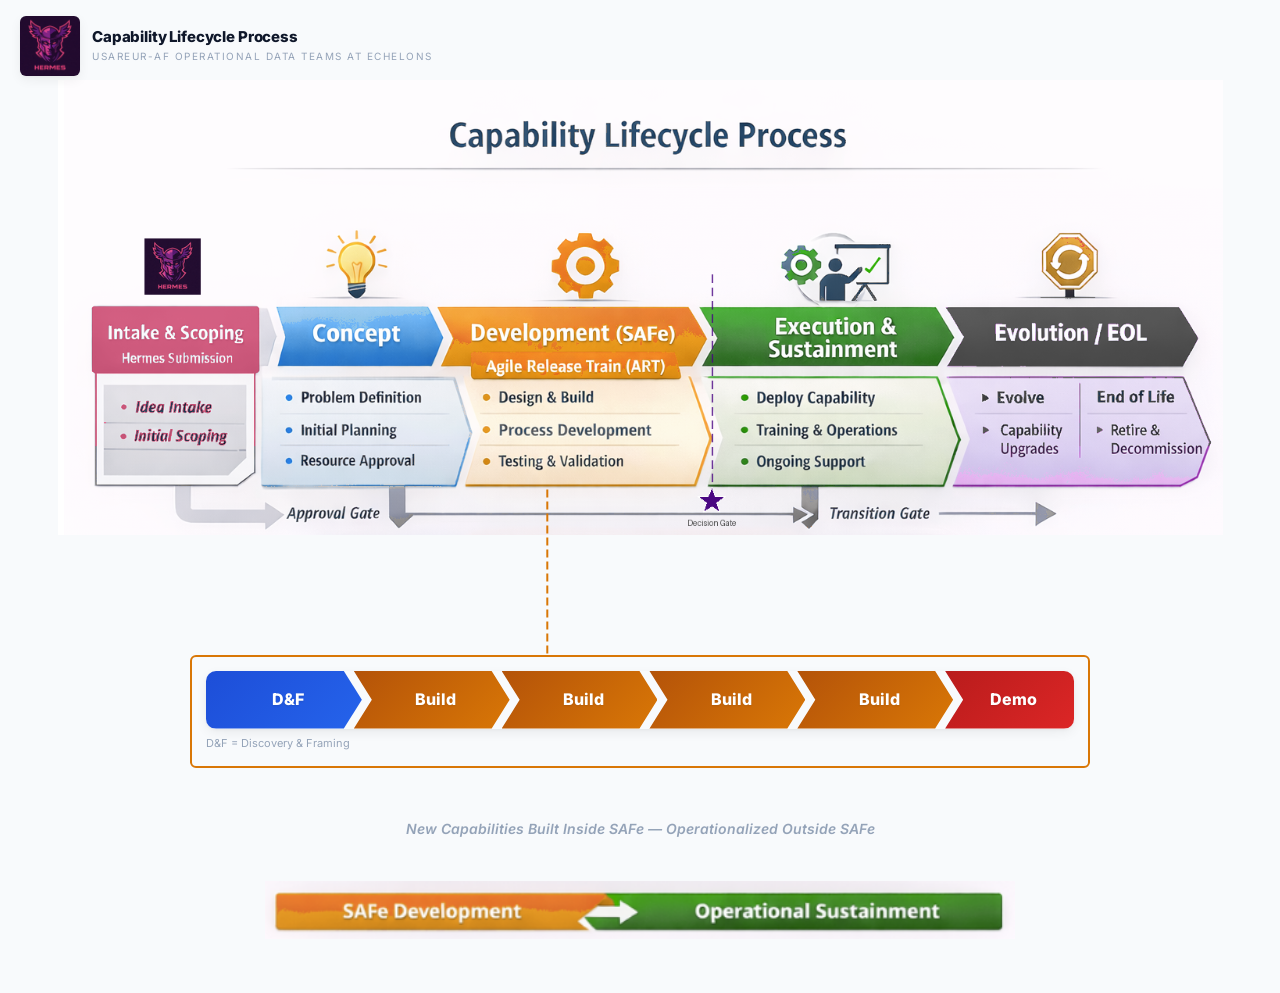
<file: docs/capability_lifecycle_process.html>
<!DOCTYPE html>
<html lang="en">

<head>
  <meta charset="UTF-8">
  <meta name="viewport" content="width=device-width, initial-scale=1.0">
  <title>Capability Development Lifecycle Process &mdash; USAREUR-AF Operational Data Team</title>
  <link rel="preconnect" href="https://fonts.googleapis.com">
  <link rel="preconnect" href="https://fonts.gstatic.com" crossorigin>
  <link rel="stylesheet" href="https://fonts.googleapis.com/css2?family=Inter:wght@400;500;600;700;800;900&display=swap">
  <link rel="stylesheet" href="styles/base.css">
  <link rel="stylesheet" href="styles/capability-page.css">
</head>
<body>

  <a class="back-link" href="index.html" title="Back to Full Process Detail">
    <img src="assets/images/HERMES_LOGO.jpg" alt="HERMES">
    <div class="crest-text">
      <h1>Capability Lifecycle Process</h1>
      <div class="subtitle">USAREUR-AF Operational Data Teams at Echelons</div>
    </div>
  </a>

  <div class="canvas">
    <div class="graphic-frame">
      <img src="assets/images/capability_lifecycle_process.png"
        alt="Capability Lifecycle Process &mdash; Intake &amp; Scoping, Concept, Development (SAFe), Execution &amp; Sustainment, Evolution / EOL">
    </div>

    <svg id="zoomLine" class="zoom-line"></svg>

    <div class="sprint-section">
      <div class="zoom-dashed-box">
        <div class="sprint-bar">
          <div class="sprint-seg seg-df">D&amp;F</div>
          <div class="sprint-seg seg-build">Build</div>
          <div class="sprint-seg seg-build">Build</div>
          <div class="sprint-seg seg-build">Build</div>
          <div class="sprint-seg seg-build">Build</div>
          <div class="sprint-seg seg-demo">Demo</div>
        </div>
        <div class="sprint-footnote">D&amp;F = Discovery &amp; Framing</div>
      </div>
      <div class="sprint-note capability-sprint-note">New Capabilities Built Inside SAFe &mdash; Operationalized
        Outside SAFe</div>

      <div class="safe-ops-graphic-wrap">
        <img src="assets/images/safe_ops_bars.png" alt="SAFe Development → Operational Sustainment"
          class="safe-ops-graphic">
      </div>
    </div>
  </div>




  <script src="js/capability-page.js"></script>
</body>

</html>
</file>
<file: docs/styles/base.css>
:root {
  --bg-primary: #f8fafc;
  --bg-surface: #ffffff;
  --bg-elevated: #ffffff;
  --bg-subtle: #f1f5f9;
  --border-default: #e2e8f0;
  --border-subtle: #f1f5f9;
  --text-primary: #0f172a;
  --text-secondary: #475569;
  --text-muted: #94a3b8;
  --text-accent: #1e40af;
  --shadow-sm: 0 1px 2px rgba(0,0,0,0.04);
  --shadow-md: 0 4px 12px rgba(0,0,0,0.06), 0 1px 3px rgba(0,0,0,0.04);
  --shadow-lg: 0 8px 30px rgba(0,0,0,0.08), 0 2px 8px rgba(0,0,0,0.04);
  --shadow-xl: 0 20px 50px rgba(0,0,0,0.1), 0 4px 12px rgba(0,0,0,0.05);
  --radius-sm: 6px;
  --radius-md: 10px;
  --radius-lg: 16px;
  --radius-xl: 24px;
  
  --c-submit: #16a34a;
  --c-scope: #d97706;
  --c-priority: #7c3aed;
  --c-execute: #dc2626;
  --c-scale: #db2777;
  --c-intake: #e11d73;
  --c-concept: #2563eb;
  --c-dev: #d97706;
  --c-sustain: #16a34a;
  --c-eol: #64748b;
  --c-psb: #4c1d95;
  --c-demo: #dc2626;
  --nav-height: 56px;
}


*, *::before, *::after { box-sizing: border-box; margin: 0; padding: 0; }
html { scroll-behavior: smooth; scroll-padding-top: calc(var(--nav-height) + 24px); }
body {
  background: var(--bg-primary);
  font-family: 'Inter', 'Segoe UI', system-ui, -apple-system, sans-serif;
  color: var(--text-primary);
  line-height: 1.6;
  font-size: 14px;
  -webkit-font-smoothing: antialiased;
  -moz-osx-font-smoothing: grayscale;
  min-height: 100vh;
  display: flex;
  flex-direction: column;
  align-items: center;
  padding: 0;
  position: relative;
}

.sr-only {
  position: absolute;
  width: 1px;
  height: 1px;
  padding: 0;
  margin: -1px;
  overflow: hidden;
  clip: rect(0, 0, 0, 0);
  white-space: nowrap;
  border: 0;
}


.site-nav {
  position: sticky;
  top: 0;
  z-index: 1000;
  width: 100%;
  background: rgba(255,255,255,0.85);
  backdrop-filter: blur(16px) saturate(180%);
  -webkit-backdrop-filter: blur(16px) saturate(180%);
  border-bottom: 1px solid var(--border-default);
  box-shadow: var(--shadow-sm);
}
.site-nav-inner {
  max-width: 1280px;
  margin: 0 auto;
  display: flex;
  align-items: center;
  height: var(--nav-height);
  padding: 0 24px;
  gap: 8px;
}
.nav-brand {
  display: flex;
  align-items: center;
  gap: 10px;
  text-decoration: none;
  flex-shrink: 0;
  margin-right: 16px;
}
.nav-brand img {
  width: 36px;
  height: 36px;
  border-radius: 6px;
  object-fit: cover;
  box-shadow: var(--shadow-sm);
}
.nav-brand-text {
  font-size: 14px;
  font-weight: 800;
  color: var(--text-primary);
  letter-spacing: -0.02em;
  line-height: 1.2;
}
.nav-brand-sub {
  font-size: 10px;
  font-weight: 500;
  color: var(--text-muted);
  letter-spacing: 0.5px;
  text-transform: uppercase;
}
.nav-links {
  display: flex;
  align-items: center;
  gap: 2px;
  overflow-x: auto;
  scrollbar-width: none;
  -ms-overflow-style: none;
}
.nav-links::-webkit-scrollbar { display: none; }
.nav-links a {
  font-size: 12px;
  font-weight: 600;
  color: var(--text-secondary);
  text-decoration: none;
  padding: 6px 12px;
  border-radius: 6px;
  white-space: nowrap;
  transition: all 0.2s ease;
  position: relative;
}
.nav-links a:hover {
  color: var(--text-primary);
  background: var(--bg-subtle);
}
.nav-links a.active {
  color: var(--c-concept);
  background: rgba(37,99,235,0.08);
}


.unit-crest {
  display: none; 
}


.main-content {
  display: flex;
  flex-direction: column;
  align-items: center;
  width: 100%;
  max-width: 1280px;
  padding: 32px 24px 0;
  min-height: auto;
}


.section-wrapper {
  width: 100%;
  max-width: 1280px;
  padding: 0 24px;
}


.row {
  display: flex;
  flex-direction: column;
  align-items: center;
  margin-bottom: 16px;
  width: 100%;
}

.pipeline {
  display: flex;
  align-items: flex-start;
  gap: 0;
  padding: 16px 0;
}


.section-label {
  font-size: 11px;
  font-weight: 700;
  letter-spacing: 2px;
  text-transform: uppercase;
  margin-bottom: 16px;
  padding: 8px 24px;
  border-radius: 100px;
  display: inline-flex;
  align-items: center;
  gap: 8px;
}
.section-label.hermes {
  color: var(--c-concept);
  background: rgba(37,99,235,0.06);
  border: 1px solid rgba(37,99,235,0.15);
}
.section-label.sdlc {
  color: var(--c-psb);
  background: rgba(76,29,149,0.05);
  border: 1px solid rgba(76,29,149,0.12);
}
.section-label.psb-label {
  color: var(--c-dev);
  background: rgba(217,119,6,0.06);
  border: 1px solid rgba(217,119,6,0.15);
}


.step {
  display: flex;
  flex-direction: column;
  align-items: center;
  position: relative;
  width: 170px;
}
.step-trigger {
  width: 100%;
  display: flex;
  flex-direction: column;
  align-items: center;
  border: none;
  background: transparent;
  color: inherit;
  font: inherit;
  text-align: center;
  padding: 0;
  cursor: pointer;
}
.circle-wrap {
  width: 130px;
  height: 130px;
  border-radius: 50%;
  padding: 4px;
  position: relative;
  transition: transform 0.3s cubic-bezier(0.34, 1.56, 0.64, 1);
}
.circle-wrap:hover {
  transform: scale(1.08);
}
.circle-wrap::before {
  content: '';
  position: absolute;
  inset: -4px;
  border-radius: 50%;
  border: 2px solid transparent;
  border-top-color: currentColor;
  border-right-color: currentColor;
  opacity: 0.2;
  transition: opacity 0.3s;
}
.circle-wrap:hover::before {
  opacity: 0.5;
}
.circle {
  width: 100%;
  height: 100%;
  border-radius: 50%;
  display: flex;
  align-items: center;
  justify-content: center;
  flex-direction: column;
  color: #fff;
  text-align: center;
  box-shadow: var(--shadow-lg);
  transition: box-shadow 0.3s;
}
.circle-wrap:hover .circle {
  box-shadow: var(--shadow-xl);
}
.circle .icon {
  font-size: 30px;
  margin-bottom: 4px;
  line-height: 1;
}
.circle .label {
  font-size: 12px;
  font-weight: 700;
  line-height: 1.25;
  padding: 0 10px;
  letter-spacing: -0.01em;
}

.step-desc {
  margin-top: 14px;
  font-size: 13px;
  font-weight: 500;
  color: var(--text-secondary);
  text-align: center;
  max-width: 150px;
  line-height: 1.5;
  min-height: 44px;
}


.connector {
  width: 48px;
  height: 3px;
  position: relative;
  margin: 65px -4px 0;
  flex-shrink: 0;
  align-self: flex-start;
}
.connector::before {
  content: '';
  position: absolute;
  top: 0; left: 0; right: 14px;
  height: 2px;
  background: linear-gradient(90deg, var(--border-default), #cbd5e1);
  border-radius: 2px;
}
.connector::after {
  content: '';
  position: absolute;
  right: 0; top: -5px;
  width: 0; height: 0;
  border-top: 6px solid transparent;
  border-bottom: 6px solid transparent;
  border-left: 12px solid #cbd5e1;
}


.not-yet .circle-wrap { opacity: 0.45; }
.not-yet .step-desc { opacity: 0.5; }
.not-yet-badge, .partial-badge {
  font-size: 9px;
  font-weight: 700;
  letter-spacing: 1.2px;
  text-transform: uppercase;
  border-radius: 100px;
  padding: 3px 10px;
  margin-top: 6px;
}
.not-yet-badge {
  color: var(--text-muted);
  background: var(--bg-subtle);
  border: 1px solid var(--border-default);
}
.partial .circle-wrap { opacity: 1; }
.partial .circle {
  background: linear-gradient(135deg, #2563eb 0%, #2563eb 50%, rgba(37,99,235,0.4) 50%) !important;
}
.partial .step-desc { opacity: 0.8; }
.partial-badge {
  color: var(--text-secondary);
  background: rgba(37,99,235,0.06);
  border: 1px solid rgba(37,99,235,0.15);
}


.p-submit .circle   { background: linear-gradient(135deg, #15803d, var(--c-submit)); }
.p-submit .circle-wrap { color: var(--c-submit); }
.p-scope .circle    { background: linear-gradient(135deg, #b45309, var(--c-scope)); }
.p-scope .circle-wrap { color: var(--c-scope); }
.p-priority .circle { background: linear-gradient(135deg, #5b21b6, var(--c-priority)); }
.p-priority .circle-wrap { color: var(--c-priority); }
.p-execute .circle  { background: linear-gradient(135deg, #b91c1c, var(--c-execute)); }
.p-execute .circle-wrap { color: var(--c-execute); }
.p-scale .circle    { background: linear-gradient(135deg, #be185d, var(--c-scale)); }
.p-scale .circle-wrap { color: var(--c-scale); }


.s-intake .circle   { background: linear-gradient(135deg, #be185d, var(--c-intake)); }
.s-intake .circle-wrap { color: var(--c-intake); }
.s-concept .circle  { background: linear-gradient(135deg, #1d4ed8, var(--c-concept)); }
.s-concept .circle-wrap { color: var(--c-concept); }
.s-dev .circle      { background: linear-gradient(135deg, #b45309, var(--c-dev)); }
.s-dev .circle-wrap { color: var(--c-dev); }
.s-execsust .circle { background: linear-gradient(135deg, #15803d, var(--c-sustain)); }
.s-execsust .circle-wrap { color: var(--c-sustain); }
.s-eol .circle      { background: linear-gradient(135deg, #475569, var(--c-eol)); }
.s-eol .circle-wrap { color: var(--c-eol); }


.decision-gate {
  display: flex;
  flex-direction: column;
  align-items: center;
  justify-content: center;
  width: 60px;
  align-self: center;
  margin: 0 -6px;
  position: relative;
  padding-top: 20px;
}
.decision-gate .gate-diamond {
  width: 24px; height: 24px;
  background: var(--c-demo);
  transform: rotate(45deg);
  border: 2px solid #fff;
  box-shadow: var(--shadow-md);
  transition: transform 0.3s;
}
.decision-gate:hover .gate-diamond {
  transform: rotate(45deg) scale(1.15);
}
.decision-gate .gate-label {
  font-size: 9px; font-weight: 700;
  color: var(--c-demo); text-align: center;
  margin-top: 8px; line-height: 1.3;
  letter-spacing: 0.3px;
  max-width: 90px;
}


.step .hermes-badge {
  position: absolute;
  top: -28px; left: 50%;
  transform: translateX(-50%);
  z-index: 5;
}
.step .hermes-badge img {
  width: 36px; height: auto;
  border-radius: 4px;
  box-shadow: var(--shadow-sm);
}


.hackathon-inject {
  position: absolute;
  bottom: -38px; left: 35%;
  transform: translateX(-50%);
  display: flex; align-items: center; gap: 4px;
  z-index: 5;
}
.hackathon-inject .inject-arrow {
  font-size: 14px; color: var(--c-sustain); line-height: 1;
}
.hackathon-inject .inject-label {
  font-size: 9px; font-weight: 700;
  color: var(--c-sustain);
  background: rgba(22,163,74,0.06);
  border: 1px dashed var(--c-sustain);
  padding: 3px 8px; border-radius: 100px;
  white-space: nowrap; letter-spacing: 0.3px;
}


.aar-marker {
  position: absolute; top: -22px;
  display: flex; flex-direction: column;
  align-items: center; z-index: 5;
}
.aar-marker .aar-dot {
  width: 8px; height: 8px;
  background: var(--c-demo); border-radius: 50%;
  box-shadow: 0 0 0 2px rgba(220,38,38,0.15);
}
.aar-marker .aar-label {
  font-size: 8px; font-weight: 700;
  color: var(--c-demo); margin-top: 1px;
}


.working-days-note {
  text-align: center;
  font-size: 14px; font-weight: 600;
  color: var(--text-secondary);
  margin-top: 8px;
  font-style: italic;
}
.working-days-note strong { color: var(--text-primary); }
.cycles-note {
  text-align: center;
  font-size: 14px; font-weight: 700;
  color: var(--c-psb);
  margin-top: 6px; margin-bottom: 0;
}


.psb-section {
  width: 100%;
  max-width: 1280px;
  margin-top: 8px;
  padding: 0 24px;
}


.d-node {
  text-align: center;
  position: relative;
  padding-top: 26px;
}
.d-node::after {
  content: '';
  position: absolute;
  top: 6px; left: 50%;
  width: 12px; height: 12px;
  border-radius: 50%;
  background: var(--text-primary);
  transform: translateX(-50%);
  z-index: 2;
  box-shadow: 0 0 0 3px var(--bg-primary);
}
.d-node.minor::after { width: 9px; height: 9px; top: 8px; background: var(--text-muted); }
.d-node.psb-node::after { width: 16px; height: 16px; top: 4px; background: var(--c-psb); box-shadow: 0 0 0 3px var(--bg-primary), 0 0 0 5px rgba(76,29,149,0.2); }

.d-day-label {
  font-size: 13px; font-weight: 800;
  color: var(--text-primary); margin-bottom: 3px;
  letter-spacing: -0.01em;
}
.d-node.minor .d-day-label { font-size: 11px; color: var(--text-muted); }
.d-node.psb-node .d-day-label { color: var(--c-psb); }
.d-desc {
  font-size: 11px; color: var(--text-secondary); line-height: 1.5; padding: 0 4px;
}


.sprint-bar {
  display: flex;
  border-radius: var(--radius-md);
  overflow: hidden;
  margin-bottom: 6px;
  position: relative;
  box-shadow: var(--shadow-md);
}
.sprint-block {
  flex: 1; padding: 14px 8px; text-align: center;
  font-size: 13px; font-weight: 700;
  color: #fff; line-height: 1.3;
  transition: filter 0.2s;
  border: none;
  font-family: inherit;
  appearance: none;
}
.sprint-block:hover { filter: brightness(1.1); }
.sprint-block .sp-sub {
  display: block; font-size: 10px;
  font-weight: 500; opacity: 0.8; margin-top: 2px;
}
.sb1 { background: linear-gradient(135deg, #1d4ed8, var(--c-concept)); }
.sb-dev { background: linear-gradient(135deg, #b45309, var(--c-dev)); }
.sb4 { background: linear-gradient(135deg, #b91c1c, var(--c-demo)); }


.sprint-bar .midpoint-diamond {
  position: absolute;
  top: -16px; left: 44.4%;
  transform: translateX(-50%);
  z-index: 5;
}
.midpoint-diamond .diamond {
  width: 22px; height: 22px;
  background: var(--c-psb);
  transform: rotate(45deg);
  margin: 0 auto;
  border: 3px solid #fff;
  box-shadow: var(--shadow-md);
}
.midpoint-diamond .md-label {
  font-size: 10px; font-weight: 700;
  color: var(--c-psb); white-space: nowrap;
  margin-top: 6px; text-align: center;
  letter-spacing: 0.3px;
}

.midpoint-footer {
  text-align: center; font-size: 11px;
  font-weight: 600; color: var(--c-psb); margin-top: 2px; margin-bottom: 4px;
}


.d-timeline-full {
  display: flex; align-items: flex-start;
  gap: 0; width: 100%; position: relative;
}
.d-timeline-full::before {
  content: '';
  position: absolute; top: 13px;
  left: 65px; right: 60px;
  height: 2px;
  background: linear-gradient(90deg, var(--border-default), #cbd5e1, var(--border-default));
  z-index: 0;
}
.d-left-nodes { display: flex; align-items: flex-start; flex-shrink: 0; }
.d-left-nodes .d-node { width: 115px; }
.d-right-nodes { display: flex; align-items: flex-start; flex-shrink: 0; }
.d-right-nodes .d-node { width: 105px; }
.d-sprint-zone { flex: 1; padding-top: 0; margin-top: -2px; }




.considerations {
  max-width: 1100px; width: 100%;
  margin-top: 48px; padding: 0 24px;
}
.consider-divider {
  width: 100%; height: 1px;
  background: var(--border-default); margin-bottom: 28px;
}
.consider-grid {
  display: grid;
  grid-template-columns: 1fr 1fr;
  gap: 32px;
}
.consider-col h3 {
  font-size: 13px; font-weight: 700;
  color: var(--text-primary); margin-bottom: 10px; margin-top: 20px;
}
.consider-col h3:first-child { margin-top: 0; }
.consider-col ul { padding-left: 20px; }
.consider-col li {
  font-size: 13px; color: var(--text-secondary); line-height: 1.7;
  padding: 2px 0;
}
.consider-col li strong { color: var(--text-primary); }
.consider-col li ul { margin-top: 2px; }


.tbd-section {
  max-width: 1100px; width: 100%;
  margin-top: 24px; padding: 0 24px 20px;
}
.tbd-section h3 {
  font-size: 13px; font-weight: 700;
  color: var(--text-primary); margin-bottom: 10px;
  text-decoration: none;
  border-bottom: 2px solid var(--border-default);
  padding-bottom: 6px;
}
.tbd-section ul { padding-left: 20px; }
.tbd-section li { font-size: 13px; color: var(--text-secondary); line-height: 1.7; }


.onepager {
  max-width: 1100px; width: 100%;
  padding: 0 24px; margin-top: 32px;
}
.onepager-divider {
  width: 100%; height: 1px;
  background: var(--border-default);
  margin-bottom: 28px;
}
.onepager-title {
  font-size: 22px; font-weight: 800;
  color: var(--text-primary); margin-bottom: 20px;
  letter-spacing: -0.03em;
}
.onepager-grid {
  display: grid;
  grid-template-columns: 1fr 1fr;
  gap: 24px 40px;
  margin-bottom: 28px;
}
.onepager-grid h4 {
  font-size: 12px; font-weight: 700;
  color: var(--text-primary); margin-bottom: 8px;
  text-transform: uppercase; letter-spacing: 1.5px;
}
.onepager-grid p {
  font-size: 13px; color: var(--text-secondary); line-height: 1.75;
}
.onepager-grid ul { padding-left: 18px; }
.onepager-grid li {
  font-size: 13px; color: var(--text-secondary);
  line-height: 1.75; padding: 2px 0;
}
.onepager-grid li strong { color: var(--text-primary); }


.acronym-box {
  position: absolute; top: 16px; right: 20px;
  font-size: 9px; color: var(--text-muted);
  line-height: 1.6; text-align: right; z-index: 10;
  display: none; 
}
.acronym-box strong { color: var(--text-secondary); }


.scroll-nav {
  position: fixed;
  bottom: 16px; right: 16px; z-index: 100;
  display: none; 
  flex-direction: column; align-items: center; gap: 4px;
  background: rgba(255,255,255,0.92);
  border-radius: var(--radius-md);
  padding: 8px;
  backdrop-filter: blur(12px);
  box-shadow: var(--shadow-lg);
  border: 1px solid var(--border-default);
}
.scroll-nav button {
  width: 40px; height: 40px;
  border-radius: 50%;
  border: 2px solid var(--text-primary);
  background: #fff; color: var(--text-primary);
  font-size: 18px; cursor: pointer;
  box-shadow: var(--shadow-sm);
  display: flex; align-items: center; justify-content: center;
  transition: all 0.2s; line-height: 1;
}
.scroll-nav button:hover {
  background: var(--text-primary); color: #fff;
}
.scroll-nav .scroll-label {
  font-size: 9px; font-weight: 600;
  color: var(--text-muted); letter-spacing: 0.3px;
  text-align: center; max-width: 60px; line-height: 1.2;
}
@media print { .scroll-nav { display: none !important; } }


.source-callout {
  position: absolute;
  top: auto; right: 20px;
  font-size: 10px; color: var(--text-muted);
  line-height: 1.5; text-align: right; z-index: 10;
  background: rgba(217,119,6,0.06);
  border: 1px solid rgba(217,119,6,0.2);
  border-radius: var(--radius-sm);
  padding: 6px 12px; max-width: 260px; margin-top: 6px;
}


.org-wire {
  display: flex; flex-direction: column;
  align-items: center; gap: 0;
  margin: 20px 0; position: relative;
}
.org-wire-level {
  display: flex; justify-content: center;
  gap: 24px; position: relative;
}
.org-wire-box {
  border: 2px solid var(--text-primary);
  border-radius: var(--radius-md);
  padding: 18px 28px; text-align: center;
  min-width: 190px; background: var(--bg-surface);
  position: relative;
  box-shadow: var(--shadow-sm);
  transition: box-shadow 0.2s, transform 0.2s;
}
.org-wire-box:hover {
  box-shadow: var(--shadow-md);
  transform: translateY(-2px);
}
.org-wire-box.top-level {
  background: var(--text-primary); color: #fff;
  box-shadow: var(--shadow-lg);
}
.org-wire-box .owb-title {
  font-size: 18px; font-weight: 800;
  margin-bottom: 4px; letter-spacing: -0.02em;
}
.org-wire-box .owb-sub {
  font-size: 12px; color: var(--text-muted); line-height: 1.4;
}
.org-wire-box.top-level .owb-sub { color: rgba(255,255,255,0.65); }
.org-wire-box .owb-items {
  font-size: 13px; color: var(--text-secondary);
  line-height: 1.7; margin-top: 10px; text-align: left;
}
.org-wire-box .owb-items li { padding: 3px 0; }
.org-wire-connector {
  width: 2px; height: 28px; background: var(--text-primary);
  align-self: flex-start;
}
.org-wire-hline { height: 2px; background: var(--text-primary); margin: 0 auto; position: relative; }
.org-wire-level.has-hline { align-self: flex-start; }
.org-wire-vdrop { width: 2px; height: 22px; background: var(--text-primary); }


.stacked-wrap { position: relative; margin-bottom: 10px; }
.stacked-wrap .layer-back {
  position: absolute; top: 0; left: 0;
  width: 100%; height: 100%;
  border: 2px solid var(--c-dev);
  border-radius: var(--radius-sm); background: var(--bg-surface);
}
.stacked-wrap .layer-back:nth-child(1) { transform: translate(10px, 10px); opacity: 0.3; }
.stacked-wrap .layer-back:nth-child(2) { transform: translate(5px, 5px); opacity: 0.6; }
.stacked-wrap .org-wire-box { position: relative; z-index: 2; }


.iterative-arrow-svg {
  width: 100%; height: 60px; margin-top: 10px; overflow: visible;
}


.safe-bracket {
  display: flex; align-items: center; justify-content: center;
  margin-top: 8px; gap: 6px;
}
.safe-bracket .bracket-line { height: 2px; width: 60px; background: var(--c-dev); }
.safe-bracket .bracket-label {
  font-size: 10px; font-weight: 700;
  letter-spacing: 1px; text-transform: uppercase;
  color: var(--c-dev);
  background: rgba(217,119,6,0.06);
  border: 1px solid rgba(217,119,6,0.2);
  border-radius: 100px; padding: 3px 10px; white-space: nowrap;
}

.direct-support { color: var(--c-demo); font-weight: 700; }

.org-tacon-note {
  font-size: 12px; color: var(--c-demo);
  font-style: italic; font-weight: 600;
  text-align: center; margin-top: 16px;
  padding: 10px 16px;
  border: 1px dashed rgba(220,38,38,0.3);
  border-radius: var(--radius-sm);
  background: rgba(220,38,38,0.03);
}


.sync-section {
  max-width: 1100px; width: 100%;
  margin: 48px auto 0; padding: 0 24px 48px;
}
.sync-divider {
  width: 100%; height: 1px;
  background: var(--border-default); margin-bottom: 28px;
}
.sync-title {
  font-size: 22px; font-weight: 800;
  color: var(--text-primary); margin-bottom: 6px;
  letter-spacing: -0.03em;
}
.sync-subtitle {
  font-size: 13px; color: var(--text-secondary); margin-bottom: 20px;
}
.sync-table {
  width: 100%; border-collapse: separate;
  border-spacing: 0; font-size: 12px; line-height: 1.6;
  border-radius: var(--radius-md); overflow: hidden;
  box-shadow: var(--shadow-md);
}
.sync-table th, .sync-table td {
  padding: 10px 12px; vertical-align: top;
  border-bottom: 1px solid var(--border-default);
  border-right: 1px solid var(--border-default);
}
.sync-table th:last-child, .sync-table td:last-child { border-right: none; }
.sync-table tbody tr:last-child td { border-bottom: none; }
.sync-table thead th {
  background: var(--text-primary); color: #fff;
  font-size: 10px; font-weight: 700;
  letter-spacing: 0.5px; text-transform: uppercase;
  text-align: center;
}
.sync-table .col-role {
  width: 13%; font-weight: 700; font-size: 11px;
  color: var(--text-primary); background: var(--bg-subtle);
}
.sync-table .phase-header {
  text-align: center; font-weight: 700; font-size: 9px;
  letter-spacing: 0.8px; text-transform: uppercase;
  color: #fff; padding: 5px 6px;
}
.ph-psb  { background: var(--c-psb); }
.ph-scope { background: var(--c-concept); }
.ph-dev  { background: var(--c-dev); }
.ph-demo { background: var(--c-demo); }
.sync-table td ul { padding-left: 14px; margin: 0; }
.sync-table td li { padding: 2px 0; font-size: 12px; }
.sync-table .tbd { color: var(--c-demo); font-weight: 600; font-style: italic; }
.sync-table .draft-note { color: var(--text-muted); font-style: italic; font-size: 11px; }
.sync-legend {
  margin-top: 16px; font-size: 12px; color: var(--text-muted);
  display: flex; gap: 16px; flex-wrap: wrap;
}
.sync-legend span { display: inline-flex; align-items: center; gap: 5px; }
.sync-legend .swatch { width: 10px; height: 10px; border-radius: 3px; display: inline-block; }


.impl-guide {
  max-width: 1100px; width: 100%;
  padding: 0 24px 48px; margin-top: 24px;
}
.impl-divider {
  width: 100%; height: 1px;
  background: var(--border-default); margin-bottom: 28px;
}
.impl-title {
  font-size: 22px; font-weight: 800;
  color: var(--text-primary); margin-bottom: 6px;
  letter-spacing: -0.03em;
}
.impl-subtitle {
  font-size: 13px; color: var(--text-secondary); margin-bottom: 24px;
}
.impl-section { margin-bottom: 28px; }
.impl-section h3 {
  font-size: 13px; font-weight: 700;
  color: var(--text-primary); margin-bottom: 8px;
  text-transform: uppercase; letter-spacing: 1px;
  border-bottom: 2px solid var(--border-default); padding-bottom: 6px;
}
.impl-table {
  width: 100%; border-collapse: separate;
  border-spacing: 0; font-size: 13px; line-height: 1.6;
  margin-bottom: 8px;
  border-radius: var(--radius-md);
  overflow: hidden;
  box-shadow: var(--shadow-sm);
}
.impl-table th {
  background: var(--bg-subtle);
  font-size: 10px; font-weight: 700;
  text-transform: uppercase; letter-spacing: 0.5px;
  color: var(--text-primary);
  padding: 10px 14px;
  border-bottom: 2px solid var(--border-default);
  text-align: left;
}
.impl-table td {
  padding: 10px 14px;
  border-bottom: 1px solid var(--border-default);
  vertical-align: top;
  background: var(--bg-surface);
}
.impl-table tbody tr:last-child td { border-bottom: none; }
.impl-table tbody tr:hover td { background: var(--bg-subtle); }
.impl-table td:first-child { font-weight: 600; width: 28%; }
.impl-table ul { padding-left: 14px; margin: 0; }
.impl-table li { padding: 2px 0; }
.impl-note {
  font-size: 12px; color: var(--text-muted); font-style: italic;
  margin-top: 8px; padding: 8px 12px;
  background: var(--bg-subtle); border-radius: var(--radius-sm);
}


.impl-toggle {
  display: flex; gap: 0; margin-bottom: 24px;
  border-radius: var(--radius-sm); overflow: hidden;
  border: 2px solid var(--text-primary); width: fit-content;
}
.impl-toggle button {
  padding: 10px 24px; font-size: 12px; font-weight: 700;
  letter-spacing: 0.5px; text-transform: uppercase;
  border: none; cursor: pointer;
  background: var(--bg-surface); color: var(--text-primary);
  transition: all 0.2s; font-family: inherit;
}
.impl-toggle button.active {
  background: var(--text-primary); color: #fff;
}
.impl-toggle button:hover:not(.active) {
  background: var(--bg-subtle);
}
.impl-view { display: none; }
.impl-view.active { display: block; }


.role-card {
  border: 1px solid var(--border-default);
  border-radius: var(--radius-md);
  margin-bottom: 20px;
  overflow: hidden;
  box-shadow: var(--shadow-sm);
  transition: box-shadow 0.2s;
}
.role-card:hover { box-shadow: var(--shadow-md); }
.role-card-header {
  padding: 14px 20px; font-size: 15px; font-weight: 700;
  color: #fff; background: var(--text-primary);
  display: flex; justify-content: space-between; align-items: center;
}
.role-card-header .role-tag {
  font-size: 9px; font-weight: 600;
  letter-spacing: 1px; text-transform: uppercase;
  background: rgba(255,255,255,0.15);
  padding: 3px 10px; border-radius: 100px;
}
.role-card-body { padding: 16px 20px; }
.role-phase { margin-bottom: 14px; }
.role-phase:last-child { margin-bottom: 0; }
.role-phase-label {
  font-size: 10px; font-weight: 700;
  text-transform: uppercase; letter-spacing: 0.8px;
  color: #fff; padding: 4px 10px;
  border-radius: 100px; display: inline-block;
  margin-bottom: 6px;
}
.role-phase ul { padding-left: 18px; margin: 0; }
.role-phase li {
  font-size: 13px; line-height: 1.7; color: var(--text-secondary);
}
.role-phase li strong { color: var(--text-primary); }
.role-standing {
  margin-top: 10px; padding: 12px 16px;
  background: var(--bg-subtle);
  border-left: 3px solid var(--text-primary);
  font-size: 12px; color: var(--text-secondary);
  line-height: 1.7; border-radius: 0 var(--radius-sm) var(--radius-sm) 0;
}
.role-standing strong { color: var(--text-primary); }


.org-view-toggle {
  display: inline-flex; gap: 0;
  border-radius: var(--radius-sm); overflow: hidden;
  border: 2px solid var(--text-primary);
  margin-left: 16px; vertical-align: middle;
}
.org-view-toggle button {
  padding: 6px 16px; font-size: 11px; font-weight: 700;
  letter-spacing: 0.5px; text-transform: uppercase;
  border: none; cursor: pointer;
  background: var(--bg-surface); color: var(--text-primary);
  transition: all 0.2s; font-family: inherit;
}
.org-view-toggle button.active {
  background: var(--text-primary); color: #fff;
}
.alt-view { display: none; }
.alt-view.active { display: block; }
.org-default { display: block; }
.org-default.hidden { display: none; }


.fs-card {
  border: 2px solid var(--text-primary);
  border-radius: var(--radius-md); overflow: hidden;
  max-width: 800px; margin: 0 auto 24px;
  box-shadow: var(--shadow-md);
}
.fs-card-header {
  background: var(--text-primary); color: #fff;
  padding: 14px 20px; display: flex;
  justify-content: space-between; align-items: center;
}
.fs-card-header h3 { font-size: 16px; font-weight: 800; letter-spacing: -0.01em; }
.fs-card-header .fs-pax {
  font-size: 13px; font-weight: 600;
  background: rgba(255,255,255,0.15);
  padding: 4px 14px; border-radius: 100px;
}
.fs-segments { display: flex; height: 6px; }
.fs-segments .seg { flex: 1; }
.fs-segments .seg-lead { background: var(--c-psb); }
.fs-segments .seg-data { background: var(--c-concept); }
.fs-segments .seg-integ { background: var(--c-sustain); }
.fs-segments .seg-cap { background: var(--c-dev); }
.fs-body { padding: 18px 20px; }
.fs-table {
  width: 100%; border-collapse: separate;
  border-spacing: 0; font-size: 12px; line-height: 1.6;
  border-radius: var(--radius-sm); overflow: hidden;
}
.fs-table th {
  background: var(--bg-subtle);
  font-size: 10px; font-weight: 700;
  text-transform: uppercase; letter-spacing: 0.5px;
  color: var(--text-primary); padding: 6px 10px;
  border-bottom: 2px solid var(--border-default); text-align: left;
}
.fs-table td {
  padding: 5px 10px; border-bottom: 1px solid var(--border-default);
  vertical-align: top;
}
.fs-table .section-row td {
  background: var(--bg-subtle); font-weight: 700;
  font-size: 11px; color: var(--text-primary);
  border-top: 2px solid var(--border-default);
}
.fs-table .section-row .sec-color {
  display: inline-block; width: 10px; height: 10px;
  border-radius: 3px; margin-right: 6px; vertical-align: middle;
}
.fs-tp {
  margin-top: 12px; padding: 12px 16px;
  background: var(--bg-subtle);
  border-left: 3px solid var(--text-primary);
  font-size: 12px; color: var(--text-secondary);
  line-height: 1.7; border-radius: 0 var(--radius-sm) var(--radius-sm) 0;
}
.fs-tp strong { color: var(--text-primary); }
.fs-equip { margin-top: 8px; font-size: 11px; color: var(--text-muted); font-style: italic; }


.ops-container { display: flex; gap: 24px; margin-top: 24px; }
.ops-flow { flex: 3; display: grid; grid-template-columns: 1fr 1fr 1fr; gap: 12px; }
.ops-step {
  border: 1px solid var(--border-default);
  border-radius: var(--radius-md); overflow: hidden;
  position: relative; box-shadow: var(--shadow-sm);
  transition: box-shadow 0.2s, transform 0.2s;
}
.ops-step:hover { box-shadow: var(--shadow-md); transform: translateY(-2px); }
.ops-step-header {
  padding: 10px 14px; color: #fff;
  font-size: 12px; font-weight: 700;
  display: flex; align-items: center; gap: 8px;
}
.ops-step-num {
  width: 24px; height: 24px; border-radius: 50%;
  background: rgba(255,255,255,0.2);
  display: flex; align-items: center; justify-content: center;
  font-size: 13px; font-weight: 800; flex-shrink: 0;
}
.ops-step-body {
  padding: 10px 14px; font-size: 12px;
  color: var(--text-secondary); line-height: 1.7;
}
.ops-step-body ul { padding-left: 14px; margin: 0; }
.ops-step-body li { padding: 2px 0; }
.ops-step-sub {
  font-size: 10px; color: var(--text-muted);
  font-style: italic; padding: 0 14px 8px;
}

.ops-s1 .ops-step-header { background: #1d4ed8; }
.ops-s2 .ops-step-header { background: var(--c-concept); }
.ops-s3 .ops-step-header { background: var(--c-psb); }
.ops-s4 .ops-step-header { background: var(--c-dev); }
.ops-s5 .ops-step-header { background: var(--c-demo); }
.ops-s6 .ops-step-header { background: var(--c-sustain); }


.ops-dp-row { display: flex; justify-content: space-around; margin: 8px 0; flex: 3; }
.ops-dp { display: flex; flex-direction: column; align-items: center; gap: 2px; }
.ops-dp .dp-shape {
  width: 14px; height: 14px; background: var(--c-demo);
  transform: rotate(45deg); border: 2px solid #fff;
  box-shadow: var(--shadow-sm);
}
.ops-dp .dp-text {
  font-size: 9px; font-weight: 700; color: var(--c-demo);
  text-align: center; line-height: 1.2; max-width: 70px;
}


.ops-sidebar {
  flex: 1; border: 1px solid var(--border-default);
  border-radius: var(--radius-md); overflow: hidden;
  align-self: flex-start; box-shadow: var(--shadow-sm);
}
.ops-sidebar-header {
  background: var(--text-primary); color: #fff;
  padding: 12px 16px; font-size: 13px;
  font-weight: 700; text-align: center;
}
.ops-sidebar-body { padding: 14px 16px; }
.ops-cell {
  margin-bottom: 10px; padding: 10px 12px;
  border-radius: var(--radius-sm); border-left: 4px solid;
}
.ops-cell:last-child { margin-bottom: 0; }
.ops-cell-lead { border-color: var(--c-psb); background: rgba(76,29,149,0.03); }
.ops-cell-data { border-color: var(--c-concept); background: rgba(37,99,235,0.03); }
.ops-cell-integ { border-color: var(--c-sustain); background: rgba(22,163,74,0.03); }
.ops-cell-cap { border-color: var(--c-dev); background: rgba(217,119,6,0.03); }
.ops-cell h5 { font-size: 11px; font-weight: 700; color: var(--text-primary); margin-bottom: 3px; }
.ops-cell p { font-size: 11px; color: var(--text-secondary); line-height: 1.6; margin: 0; }
.ops-cell .cell-tp { font-size: 10px; color: var(--text-muted); font-style: italic; margin-top: 2px; }

.ops-title { font-size: 18px; font-weight: 800; color: var(--text-primary); margin-bottom: 6px; letter-spacing: -0.02em; }
.ops-subtitle { font-size: 12px; color: var(--text-secondary); margin-bottom: 20px; font-style: italic; }


.fade-in {
  opacity: 0;
  transform: translateY(20px);
  transition: opacity 0.6s ease, transform 0.6s ease;
}
.fade-in.visible {
  opacity: 1;
  transform: translateY(0);
}


@media (prefers-reduced-motion: reduce) {
  html { scroll-behavior: auto; }
  *, *::before, *::after {
    animation-duration: 0.01ms !important;
    animation-iteration-count: 1 !important;
    transition-duration: 0.01ms !important;
  }
  .fade-in {
    opacity: 1 !important;
    transform: none !important;
  }
  .phase-progress-dot.active {
    animation: none;
  }
}

@media print {
  .site-nav { display: none !important; }
  .scroll-nav { display: none !important; }
  body { padding: 0; margin: 0; background: #fff; }
  @page { size: landscape; margin: 0.4in; }
  #mappingSvg { display: none !important; }
  .main-content {
    min-height: auto; justify-content: center;
    padding: 0; height: 100vh;
    transform: scale(0.82); transform-origin: center center;
  }
  .step-desc { min-height: auto; }
  .psb-section { padding: 0 10px; }
  .considerations {
    page-break-before: always; page-break-inside: avoid;
    margin-top: 0; padding: 16px 32px; max-width: 100%;
  }
  .consider-divider { display: none; }
  .consider-grid { gap: 10px 36px; }
  .consider-col h3 { font-size: 12px; margin-top: 10px; margin-bottom: 4px; }
  .consider-col h3:first-child { margin-top: 0; }
  .consider-col li { font-size: 10px; line-height: 1.5; padding: 1px 0; }
  .consider-col ul { padding-left: 16px; }
  .tbd-section {
    max-width: 100%; margin-top: 10px; padding: 0 32px 10px;
    page-break-before: avoid; page-break-inside: avoid;
  }
  .tbd-section h3 { font-size: 12px; margin-bottom: 4px; }
  .tbd-section li { font-size: 10px; line-height: 1.5; }
  .tbd-section ul { padding-left: 16px; }
  .tbd-section + .tbd-section { margin-top: 8px; }
  .onepager {
    page-break-before: always; page-break-inside: avoid;
    max-width: 100%; padding: 24px 32px;
  }
  .onepager-divider { display: none; }
  .onepager-title { font-size: 22px; margin-bottom: 20px; }
  .onepager-grid { gap: 20px 40px; grid-template-columns: 1fr 1fr; }
  .onepager-grid h4 { font-size: 14px; margin-bottom: 6px; }
  .onepager-grid p { font-size: 12px; line-height: 1.7; }
  .onepager-grid li { font-size: 12px; line-height: 1.7; }
  .sync-section { page-break-before: always; margin-top: 0; padding-top: 16px; }
  .sync-divider { display: none; }
  .impl-guide { page-break-before: always; }
  .impl-divider { display: none; }
  .fade-in { opacity: 1 !important; transform: none !important; }
}


@media (max-width: 1024px) {
  .pipeline { flex-wrap: wrap; justify-content: center; gap: 8px; }
  .connector { display: none; }
  .step { width: 140px; }
  .circle-wrap { width: 110px; height: 110px; }
  .consider-grid, .onepager-grid { grid-template-columns: 1fr; }
  .ops-container { flex-direction: column; }
  .ops-flow { grid-template-columns: 1fr 1fr; }
  .sync-table { font-size: 10px; }
  .scroll-nav { display: flex; }
}
@media (max-width: 768px) {
  .nav-links { display: none; }
  .scroll-nav { display: flex; }
  .main-content { padding: 16px 12px 0; }
  .pipeline { flex-direction: column; align-items: center; }
  .step { width: 100%; max-width: 280px; }
  .circle-wrap { width: 100px; height: 100px; }
  .d-timeline-full { flex-direction: column; }
  .d-left-nodes, .d-right-nodes { flex-wrap: wrap; justify-content: center; }
  .org-wire-level { flex-direction: column; align-items: center; gap: 16px; }
  .ops-flow { grid-template-columns: 1fr; }
  .sync-table { display: block; overflow-x: auto; }
}
</file>
<file: docs/styles/index-page.css>
/* ── Hero Orientation Banner ─────────────────────────────── */
.hero-banner {
  width: 100%;
  max-width: 1100px;
  margin: 0 auto 32px;
  padding: 20px 32px;
  background: linear-gradient(135deg, rgba(37,99,235,0.05) 0%, rgba(76,29,149,0.04) 100%);
  border: 1px solid rgba(37,99,235,0.14);
  border-left: 4px solid var(--c-concept);
  border-radius: var(--radius-md);
  display: flex;
  align-items: flex-start;
  gap: 16px;
}
.hero-banner-icon {
  font-size: 22px;
  line-height: 1;
  flex-shrink: 0;
  margin-top: 2px;
}
.hero-banner-body {}
.hero-banner-title {
  font-size: 14px;
  font-weight: 800;
  color: var(--text-primary);
  letter-spacing: -0.01em;
  margin-bottom: 4px;
}
.hero-banner-text {
  font-size: 13px;
  color: var(--text-secondary);
  line-height: 1.65;
}
.hero-banner-steps {
  display: flex;
  flex-wrap: wrap;
  gap: 6px;
  margin-top: 10px;
}
.hero-banner-step {
  display: inline-flex;
  align-items: center;
  gap: 5px;
  font-size: 11px;
  font-weight: 600;
  padding: 3px 10px;
  border-radius: 100px;
  background: var(--bg-surface);
  border: 1px solid var(--border-default);
  color: var(--text-secondary);
  white-space: nowrap;
}
.hero-banner-step .hbs-num {
  display: inline-flex;
  align-items: center;
  justify-content: center;
  width: 16px;
  height: 16px;
  border-radius: 50%;
  background: var(--c-concept);
  color: #fff;
  font-size: 9px;
  font-weight: 800;
  flex-shrink: 0;
}

/* ── Pipeline Relationship Note ──────────────────────────── */
.pipeline-context {
  font-size: 12px;
  color: var(--text-secondary);
  line-height: 1.55;
  margin-bottom: 14px;
  padding: 8px 16px;
  background: var(--bg-subtle);
  border-radius: var(--radius-sm);
  border: 1px solid var(--border-subtle);
  max-width: 760px;
  text-align: center;
}
.pipeline-context strong {
  color: var(--text-primary);
}

/* ── Pipeline Mapping Note ──────────────────────────────── */
.pipeline-mapping-note {
  display: flex;
  align-items: center;
  gap: 8px;
  font-size: 11px;
  font-weight: 600;
  color: var(--text-muted);
  margin-top: 8px;
  margin-bottom: 4px;
  padding: 5px 12px;
  background: rgba(76,29,149,0.04);
  border: 1px dashed rgba(76,29,149,0.18);
  border-radius: 100px;
  white-space: nowrap;
}
.pipeline-mapping-note .pmap-arrow {
  color: var(--c-psb);
  font-size: 13px;
}

/* ── Acronym Tooltip ─────────────────────────────────────── */
abbr[title] {
  text-decoration: underline dotted var(--text-muted);
  text-underline-offset: 2px;
  cursor: help;
  font-style: normal;
}

/* ── Progress Bar Label & Legend ─────────────────────────── */
.phase-progress-wrap {
  display: flex;
  flex-direction: column;
  align-items: center;
  width: 100%;
  max-width: 900px;
  margin: 8px auto 0;
}
.phase-progress-header {
  display: flex;
  align-items: center;
  justify-content: space-between;
  width: 100%;
  padding: 0 40px;
  margin-bottom: 4px;
}
.phase-progress-title {
  font-size: 10px;
  font-weight: 700;
  letter-spacing: 1.2px;
  text-transform: uppercase;
  color: var(--text-muted);
}
.phase-progress-legend {
  display: flex;
  align-items: center;
  gap: 12px;
}
.ppl-item {
  display: flex;
  align-items: center;
  gap: 5px;
  font-size: 10px;
  color: var(--text-muted);
  font-weight: 500;
}
.ppl-dot {
  width: 10px;
  height: 10px;
  border-radius: 50%;
  flex-shrink: 0;
}
.ppl-dot-complete { background: var(--c-sustain); }
.ppl-dot-active   { background: var(--c-concept); }
.ppl-dot-future   { background: var(--border-default); border: 2px solid var(--border-default); }

/* ── Sprint Click Hint ──────────────────────────────────── */
.sprint-click-hint {
  display: flex;
  align-items: center;
  gap: 5px;
  font-size: 10px;
  font-weight: 600;
  color: var(--text-muted);
  margin-bottom: 5px;
}
.sprint-click-hint svg {
  width: 12px;
  height: 12px;
  opacity: 0.6;
}

/* ── Section Intro Text ──────────────────────────────────── */
.section-intro {
  font-size: 12px;
  color: var(--text-secondary);
  line-height: 1.6;
  margin-bottom: 16px;
  max-width: 680px;
}

/* ─────────────────────────────────────────────────────────── */
.nav-download {
  flex-shrink: 0;
  margin-left: auto;
  font-size: 11px;
  font-weight: 700;
  color: var(--bg-surface);
  background: var(--text-primary);
  text-decoration: none;
  padding: 7px 14px;
  border-radius: 6px;
  letter-spacing: 0.3px;
  transition: all 0.2s;
  white-space: nowrap;
}
.nav-download:hover {
  background: var(--c-concept);
  transform: translateY(-1px);
  box-shadow: var(--shadow-md);
}
.nav-jump {
  display: none;
  margin-left: auto;
  flex-shrink: 0;
}
.nav-jump select {
  min-width: 150px;
  padding: 7px 32px 7px 12px;
  border: 1px solid var(--border-default);
  border-radius: 6px;
  background: var(--bg-surface);
  color: var(--text-primary);
  font: inherit;
}
.section-link { text-decoration: none; }
.section-label-link { cursor: pointer; }
.psb-section-offset { margin-top: 24px; }
.planning-note-emphasis {
  font-size: 10px;
  color: #2A0845;
}
.icon-priority {
  font-size: 22px;
  letter-spacing: 2px;
}
.icon-dev { filter: brightness(2); }
.sprint-window-label {
  margin-top: -4px;
  margin-bottom: 2px;
  text-align: center;
}
.midpoint-diamond-54 { left: 54.5%; }
.midpoint-triangle {
  width: 0;
  height: 0;
  margin: 0 auto;
  border-left: 16px solid transparent;
  border-right: 16px solid transparent;
  border-top: 28px solid #2A0845;
  filter: drop-shadow(0 2px 6px rgba(0,0,0,0.3));
}
.aar-left-0 { left: 0%; }
.aar-left-18 { left: 18.2%; }
.aar-left-36 { left: 36.4%; }
.aar-left-54 { left: 54.5%; }
.aar-left-72 { left: 72.7%; }
.midpoint-footer-right {
  padding-right: 20%;
  text-align: right;
}
.planning-notes { margin-top: 2px; }
.working-days-offset { margin-top: 1px; }
.meeting-overview-title {
  margin-bottom: 4px;
  font-size: 16px;
  font-weight: 800;
  color: #1a2a3a;
  letter-spacing: 0;
}
.meeting-overview-copy {
  margin-bottom: 12px;
  font-size: 12px;
  color: #6a7a8a;
}
.sync-role-head {
  background: #f8f9fa;
  color: #1a2a3a;
}
.swatch-psb { background: #2A0845; }
.swatch-scope { background: #377EB8; }
.swatch-dev { background: #d4820a; }
.swatch-demo { background: #C41A1C; }
.sync-legend-note {
  color: #c0392b;
  font-weight: 600;
}
.org-top-row {
  display: flex;
  align-items: center;
  justify-content: center;
  gap: 0;
  position: relative;
}
.org-cto-link {
  width: 60px;
  margin: 0 8px;
  flex-shrink: 0;
  border-top: 2px dashed #6a7a8a;
}
.org-cto-box {
  min-width: 110px;
  border: 2px solid #6a7a8a;
}
.org-cto-title { color: #6a7a8a; }
.org-wire-level-spaced {
  position: relative;
  gap: 32px;
}
.org-column {
  display: flex;
  flex-direction: column;
  align-items: center;
}
.org-box-data { border-color: #377EB8; }
.org-title-data { color: #377EB8; }
.org-box-solutions { border-color: #d4820a; }
.org-title-solutions { color: #d4820a; }
.org-box-intake { border-color: #2a7a2a; }
.org-title-intake { color: #2a7a2a; }
.org-future-note {
  font-size: 10px;
  color: #888;
  font-style: italic;
}
.org-box-note {
  margin-top: 6px;
  padding-top: 4px;
  border-top: 1px solid #ddd;
  font-size: 10px;
  font-weight: 600;
  color: #2a7a2a;
}
.org-wire-vdrop-til {
  background: none;
  border-left: 2px dashed #2ecc71;
}
.org-box-til {
  border: 2px dashed #2ecc71;
  background: #f0fdf4;
}
.org-title-til { color: #2ecc71; }
.org-direct-support-note {
  margin-top: 4px;
  font-size: 9px;
  color: #c0392b;
  font-style: italic;
}
.phase-label-psb { background: #2A0845; }
.phase-label-scope { background: #377EB8; }
.phase-label-dev { background: #d4820a; }
.phase-label-demo { background: #C41A1C; }
.phase-label-til {
  background: #2ecc71;
  color: #1a2a3a;
}
.role-standing-spaced { margin-bottom: 10px; }
.role-card-header-sustainment { background: #c0392b; }
.role-standing-blocker { border-left-color: #c0392b; }
.role-card-header-training { background: #666; }
.role-card-header-km { background: #2a7a2a; }
.role-card-header-til {
  background: #2ecc71;
  color: #1a2a3a;
}
.role-tag-dark { background: rgba(0,0,0,0.15); }
.status-not-staffed {
  color: #c0392b;
  font-weight: 600;
}
.status-draft {
  color: #e67e22;
  font-weight: 600;
}
.status-defined {
  color: #2ecc71;
  font-weight: 600;
}
.mapping-svg {
  position: absolute;
  top: 0;
  left: 0;
  width: 100%;
  height: 100%;
  overflow: visible;
  pointer-events: none;
}


.sync-table tbody tr:hover td {
  background: var(--bg-subtle);
  transition: background 0.15s;
}
.sync-table tbody tr:hover .col-role {
  background: #e8ecf0;
}


.org-wire-connector {
  width: 2px;
  height: 28px;
  margin: 0 auto;
  background: #475569;
}
.org-wire-hline { background: #475569; }
.org-wire-vdrop {
  width: 2px;
  height: 20px;
  background: #475569;
}
.org-wire-level.has-hline::before {
  content: '';
  position: absolute;
  top: 0;
  left: 12%;
  right: 12%;
  height: 2px;
  background: #475569;
  z-index: 0;
}
.org-wire-level.has-hline > * {
  position: relative;
  z-index: 1;
}


.considerations { margin-top: 56px; }
.sync-section { margin-top: 56px; }
.impl-guide { margin-top: 32px; }
.onepager { margin-top: 40px; }


.sprint-bar .midpoint-diamond { top: -22px; }


.table-scroll-wrap {
  position: relative;
  overflow: visible;
}
.table-scroll-wrap::after {
  content: '';
  position: absolute;
  top: 0; right: 0;
  width: 40px; height: 100%;
  background: linear-gradient(90deg, transparent, rgba(248,250,252,0.9));
  pointer-events: none;
  opacity: 0;
  transition: opacity 0.3s;
}


.site-footer {
  width: 100%;
  margin-top: 64px;
  padding: 32px 24px;
  background: var(--text-primary);
  color: rgba(255,255,255,0.7);
}
.footer-inner {
  max-width: 1100px;
  margin: 0 auto;
  text-align: center;
}
.footer-glossary {
  font-size: 11px;
  line-height: 2;
  letter-spacing: 0.2px;
}
.footer-glossary strong {
  color: rgba(255,255,255,0.95);
  font-weight: 700;
}
.footer-meta {
  margin-top: 16px;
  font-size: 11px;
  color: rgba(255,255,255,0.4);
  font-style: italic;
}

@media print {
  .site-footer { display: none; }
  .nav-download { display: none; }
}

@media (max-width: 1024px) {
  .table-scroll-wrap::after { opacity: 1; }
}
@media (max-width: 768px) {
  .nav-download { display: none; }
  .nav-jump { display: block; }
  .nav-jump select { min-width: 132px; }
  .site-footer { padding: 24px 16px; }
  .footer-glossary { font-size: 10px; }
}




.step-trigger { cursor: pointer; }
.step-drawer {
  max-height: 0;
  overflow: hidden;
  transition: max-height 0.4s cubic-bezier(0.4, 0, 0.2, 1), padding 0.3s, opacity 0.3s;
  opacity: 0;
  width: 100%;
  max-width: 200px;
}
.step-drawer.open {
  opacity: 1;
}
.step-drawer-inner {
  margin-top: 8px;
  padding: 14px 16px;
  background: var(--bg-surface);
  border: 1px solid var(--border-default);
  border-radius: var(--radius-md);
  box-shadow: var(--shadow-md);
  font-size: 12px;
  color: var(--text-secondary);
  line-height: 1.7;
  text-align: left;
}
.step-drawer-inner h4 {
  font-size: 13px;
  font-weight: 700;
  color: var(--text-primary);
  margin-bottom: 8px;
  padding-bottom: 6px;
  border-bottom: 2px solid var(--border-default);
}
.step-drawer-inner ul {
  padding-left: 16px;
  margin: 6px 0;
}
.step-drawer-inner li {
  padding: 2px 0;
  font-size: 12px;
}
.step-drawer-inner .drawer-owner {
  margin-top: 8px;
  padding: 6px 10px;
  background: var(--bg-subtle);
  border-radius: var(--radius-sm);
  font-size: 11px;
  font-weight: 600;
  color: var(--text-primary);
}
.step.active-drawer .circle-wrap {
  transform: scale(1.1);
}
.step.active-drawer .circle {
  box-shadow: var(--shadow-xl);
}


.sprint-block { cursor: pointer; position: relative; }
.sprint-block.active-sprint {
  filter: brightness(1.15);
  box-shadow: inset 0 0 0 2px rgba(255,255,255,0.5);
}
.sprint-detail-panel {
  max-height: 0;
  overflow: hidden;
  transition: max-height 0.4s cubic-bezier(0.4, 0, 0.2, 1), opacity 0.3s;
  opacity: 0;
  width: 100%;
  margin-top: 0;
}
.sprint-detail-panel.open {
  opacity: 1;
  margin-top: 12px;
}
.sprint-detail-inner {
  padding: 18px 20px;
  background: var(--bg-surface);
  border: 1px solid var(--border-default);
  border-radius: var(--radius-md);
  box-shadow: var(--shadow-md);
  display: grid;
  grid-template-columns: 1fr 1fr;
  gap: 16px;
}
.sprint-detail-inner h4 {
  grid-column: 1 / -1;
  font-size: 15px;
  font-weight: 700;
  color: var(--text-primary);
  padding-bottom: 8px;
  border-bottom: 2px solid var(--border-default);
  margin-bottom: 0;
}
.sprint-detail-col h5 {
  font-size: 11px;
  font-weight: 700;
  text-transform: uppercase;
  letter-spacing: 0.8px;
  color: var(--text-muted);
  margin-bottom: 6px;
}
.sprint-detail-col ul {
  padding-left: 16px;
  margin: 0;
}
.sprint-detail-col li {
  font-size: 12px;
  color: var(--text-secondary);
  line-height: 1.7;
  padding: 1px 0;
}


.org-division-toggle {
  cursor: pointer;
  user-select: none;
  position: relative;
}
.org-division-toggle .owb-title {
  display: flex;
  align-items: center;
  gap: 6px;
}
.org-division-toggle .owb-title::after {
  content: '\25B8';
  font-size: 12px;
  transition: transform 0.3s;
  opacity: 0.5;
}
.org-division-toggle.expanded .owb-title::after {
  transform: rotate(90deg);
}
.org-division-body {
  max-height: 0;
  overflow: hidden;
  transition: max-height 0.4s cubic-bezier(0.4, 0, 0.2, 1);
}
.org-expand-all {
  display: inline-flex;
  align-items: center;
  gap: 6px;
  font-size: 11px;
  font-weight: 600;
  color: var(--text-muted);
  background: var(--bg-subtle);
  border: 1px solid var(--border-default);
  border-radius: 100px;
  padding: 5px 14px;
  cursor: pointer;
  margin-left: 12px;
  transition: all 0.2s;
  font-family: inherit;
}
.org-expand-all:hover {
  color: var(--text-primary);
  background: var(--bg-surface);
  box-shadow: var(--shadow-sm);
}


.meeting-tabs {
  display: flex;
  gap: 0;
  border-radius: var(--radius-sm);
  overflow: hidden;
  border: 2px solid var(--border-default);
  width: fit-content;
  margin-bottom: 20px;
}
.meeting-tab {
  padding: 10px 18px;
  font-size: 12px;
  font-weight: 600;
  color: var(--text-secondary);
  background: var(--bg-surface);
  border: none;
  cursor: pointer;
  transition: all 0.2s;
  font-family: inherit;
  border-right: 1px solid var(--border-default);
  white-space: nowrap;
}
.meeting-tab:last-child { border-right: none; }
.meeting-tab:hover { background: var(--bg-subtle); }
.meeting-tab.active { background: var(--text-primary); color: #fff; }

.meeting-cards-container { min-height: 100px; }
.meeting-card-group { display: none; }
.meeting-card-group.active { display: block; }

.meeting-card {
  border: 1px solid var(--border-default);
  border-radius: var(--radius-md);
  margin-bottom: 12px;
  overflow: hidden;
  box-shadow: var(--shadow-sm);
  transition: box-shadow 0.2s;
}
.meeting-card:hover { box-shadow: var(--shadow-md); }
.meeting-card-head {
  display: flex;
  align-items: center;
  justify-content: space-between;
  padding: 14px 18px;
  cursor: pointer;
  user-select: none;
  transition: background 0.2s;
}
.meeting-card-head:hover { background: var(--bg-subtle); }
.meeting-card-head h4 {
  font-size: 14px;
  font-weight: 700;
  color: var(--text-primary);
  display: flex;
  align-items: center;
  gap: 10px;
}
.meeting-card-head .mtg-when {
  font-size: 10px;
  font-weight: 700;
  letter-spacing: 0.5px;
  text-transform: uppercase;
  padding: 3px 10px;
  border-radius: 100px;
  color: #fff;
}
.meeting-card-head .mtg-chevron {
  font-size: 12px;
  color: var(--text-muted);
  transition: transform 0.3s;
}
.meeting-card.expanded .mtg-chevron { transform: rotate(90deg); }
.meeting-card-body {
  max-height: 0;
  overflow: hidden;
  transition: max-height 0.35s cubic-bezier(0.4, 0, 0.2, 1);
}
.meeting-card.expanded .meeting-card-body { max-height: 300px; }
.meeting-card-body-inner {
  padding: 0 18px 16px;
  display: grid;
  grid-template-columns: 1fr 1fr 1fr;
  gap: 12px;
  font-size: 12px;
  color: var(--text-secondary);
  line-height: 1.7;
  border-top: 1px solid var(--border-default);
  padding-top: 14px;
}
.meeting-card-body-inner .mcb-label {
  font-size: 10px;
  font-weight: 700;
  text-transform: uppercase;
  letter-spacing: 0.8px;
  color: var(--text-muted);
  margin-bottom: 4px;
}
.meeting-card-left-border { border-left: 4px solid; }


.sync-filter-bar {
  display: flex;
  flex-wrap: wrap;
  gap: 6px;
  margin-bottom: 16px;
}
.sync-filter-btn {
  padding: 6px 14px;
  font-size: 11px;
  font-weight: 600;
  color: var(--text-secondary);
  background: var(--bg-surface);
  border: 1px solid var(--border-default);
  border-radius: 100px;
  cursor: pointer;
  transition: all 0.2s;
  font-family: inherit;
}
.sync-filter-btn:hover {
  background: var(--bg-subtle);
  border-color: #cbd5e1;
}
.sync-filter-btn.active {
  background: var(--text-primary);
  color: #fff;
  border-color: var(--text-primary);
}
.sync-table tbody tr.dimmed {
  opacity: 0.2;
  transition: opacity 0.3s;
}
.sync-table tbody tr.highlighted {
  opacity: 1;
  transition: opacity 0.3s;
}
.sync-table tbody tr.highlighted .col-role {
  background: rgba(37,99,235,0.08);
  font-weight: 800;
}


.accordion-section {
  border: 1px solid var(--border-default);
  border-radius: var(--radius-md);
  margin-bottom: 10px;
  overflow: hidden;
  background: var(--bg-surface);
  box-shadow: var(--shadow-sm);
}
.accordion-header {
  display: flex;
  align-items: center;
  justify-content: space-between;
  padding: 14px 18px;
  cursor: pointer;
  user-select: none;
  transition: background 0.2s;
  width: 100%;
  border: none;
  background: var(--bg-surface);
  text-align: left;
  font-family: inherit;
}
.accordion-header:hover { background: var(--bg-subtle); }
.accordion-header h3 {
  font-size: 14px;
  font-weight: 700;
  color: var(--text-primary);
  margin: 0 !important;
  border: none !important;
  padding: 0 !important;
}
.accordion-header .acc-chevron {
  font-size: 12px;
  color: var(--text-muted);
  transition: transform 0.3s;
  flex-shrink: 0;
}
.accordion-section.open .acc-chevron { transform: rotate(90deg); }
.accordion-body {
  max-height: 0;
  overflow: hidden;
  transition: max-height 0.4s cubic-bezier(0.4, 0, 0.2, 1);
}
.accordion-body-inner {
  padding: 0 18px 16px;
  border-top: 1px solid var(--border-default);
  padding-top: 14px;
}
.accordion-body-inner ul { padding-left: 18px; }
.accordion-body-inner li {
  font-size: 13px;
  color: var(--text-secondary);
  line-height: 1.7;
  padding: 2px 0;
}
.accordion-body-inner li strong { color: var(--text-primary); }

.step-trigger:focus-visible,
.sprint-block:focus-visible,
.org-division-toggle:focus-visible,
.accordion-header:focus-visible,
.meeting-tab:focus-visible,
.sync-filter-btn:focus-visible,
.impl-toggle button:focus-visible,
.org-expand-all:focus-visible,
.scroll-nav button:focus-visible,
.nav-brand:focus-visible {
  outline: 2px solid var(--c-concept);
  outline-offset: 3px;
}


.phase-progress {
  display: flex;
  align-items: center;
  max-width: 900px;
  width: 100%;
  margin: 8px auto 0;
  padding: 0 40px;
  position: relative;
}
.phase-progress-track {
  position: absolute;
  top: 50%;
  left: 60px;
  right: 60px;
  height: 4px;
  background: var(--border-default);
  border-radius: 2px;
  transform: translateY(-50%);
  z-index: 0;
}
.phase-progress-fill {
  height: 100%;
  border-radius: 2px;
  background: linear-gradient(90deg, var(--c-submit), var(--c-scope), var(--c-priority), var(--c-execute));
  transition: width 0.6s cubic-bezier(0.4, 0, 0.2, 1);
}
.phase-progress-fill-60 { width: 60%; }
.phase-progress-dot {
  width: 16px;
  height: 16px;
  border-radius: 50%;
  background: var(--border-default);
  border: 3px solid var(--bg-primary);
  position: relative;
  z-index: 2;
  flex-shrink: 0;
  transition: all 0.3s;
}
.phase-progress-dot.completed {
  background: var(--c-sustain);
  box-shadow: 0 0 0 3px rgba(22,163,74,0.15);
}
.phase-progress-dot.active {
  background: var(--c-concept);
  box-shadow: 0 0 0 4px rgba(37,99,235,0.2);
  animation: pulse-dot 2s ease-in-out infinite;
}
.phase-progress-dot.future {
  background: var(--border-default);
}
.phase-progress-spacer {
  flex: 1;
  z-index: 0;
}
@keyframes pulse-dot {
  0%, 100% { box-shadow: 0 0 0 4px rgba(37,99,235,0.15); }
  50% { box-shadow: 0 0 0 8px rgba(37,99,235,0.1); }
}


@media print {
  .step-drawer { display: none !important; }
  .sprint-detail-panel { display: none !important; }
  .meeting-tabs { display: none !important; }
  .meeting-card-group { display: block !important; }
  .meeting-card-body { max-height: none !important; }
  .sync-filter-bar { display: none !important; }
  .accordion-body { max-height: none !important; }
  .phase-progress { display: none !important; }
  .org-division-body { max-height: none !important; }
  .org-expand-all { display: none !important; }
}
</file>
<file: docs/styles/capability-page.css>
.back-link {
  position: fixed; top: 16px; left: 20px;
  z-index: 10; text-decoration: none;
  display: flex; align-items: center; gap: 12px;
}
.back-link img {
  width: 60px; height: auto;
  border-radius: var(--radius-sm);
  box-shadow: var(--shadow-md);
}
.back-link .crest-text h1 {
  font-size: 15px; font-weight: 800;
  color: var(--text-primary); letter-spacing: -0.01em; line-height: 1.2;
}
.back-link .crest-text .subtitle {
  font-size: 10px; color: var(--text-muted);
  letter-spacing: 1.5px; text-transform: uppercase; margin-top: 2px;
}
.back-link:hover img { box-shadow: var(--shadow-lg); }

.canvas {
  display: flex; flex-direction: column;
  align-items: center; justify-content: flex-start;
  min-height: 100vh; padding: 80px 24px 48px; position: relative;
}
.graphic-frame { width: 100%; max-width: 1200px; }
.graphic-frame img { max-width: 100%; display: block; margin: 0 auto; }
.zoom-line {
  position: absolute;
  top: 0;
  left: 0;
  z-index: 10;
  width: 100%;
  height: 100%;
  overflow: visible;
  pointer-events: none;
}

.sprint-section { max-width: 900px; width: 100%; margin-top: 120px; position: relative; }
.sprint-seg {
  padding: 16px 20px 16px 28px; text-align: center;
  font-size: 16px; font-weight: 800; color: #fff;
  position: relative; display: flex; align-items: center; justify-content: center;
  text-shadow: 0 1px 2px rgba(0,0,0,0.1);
  clip-path: polygon(0 0, calc(100% - 18px) 0, 100% 50%, calc(100% - 18px) 100%, 0 100%, 18px 50%);
  margin-left: -8px;
}
.sprint-seg:first-child {
  clip-path: polygon(0 0, calc(100% - 18px) 0, 100% 50%, calc(100% - 18px) 100%, 0 100%);
  margin-left: 0; border-radius: 4px 0 0 4px;
}
.sprint-seg:last-child {
  clip-path: polygon(0 0, 100% 0, 100% 100%, 0 100%, 18px 50%);
  border-radius: 0 4px 4px 0;
}
.seg-df { background: linear-gradient(135deg, #1d4ed8, var(--c-concept)); flex: 2; }
.seg-build { background: linear-gradient(135deg, #b45309, var(--c-dev)); flex: 2; }
.seg-demo { background: linear-gradient(135deg, #b91c1c, var(--c-demo)); flex: 1.5; }

.sprint-note {
  text-align: center; font-size: 14px; font-weight: 600;
  font-style: italic; color: var(--text-muted); margin-top: 12px;
}
.capability-sprint-note { margin-top: 50px; }
.sprint-footnote { font-size: 11px; color: var(--text-muted); margin-top: 6px; }
.safe-ops-graphic-wrap { margin-top: 40px; text-align: center; }
.safe-ops-graphic { max-width: 750px; width: 100%; }
.bottom-bars { display: flex; gap: 0; margin-top: 20px; max-width: 750px; width: 100%; margin-left: auto; margin-right: auto; }
.bar-safe {
  flex: 3; background: linear-gradient(90deg, #b91c1c, var(--c-demo));
  color: #fff; font-size: 14px; font-weight: 700; text-align: center;
  padding: 10px 16px; border-radius: 6px 0 0 6px; position: relative;
}
.bar-safe::after {
  content: ''; position: absolute; right: -14px; top: 50%;
  transform: translateY(-50%); width: 0; height: 0;
  border-top: 20px solid transparent; border-bottom: 20px solid transparent;
  border-left: 14px solid var(--c-demo); z-index: 2;
}
.bar-ops {
  flex: 2; background: linear-gradient(90deg, #15803d, var(--c-sustain));
  color: #fff; font-size: 14px; font-weight: 700; text-align: center;
  padding: 10px 16px; border-radius: 0 6px 6px 0; margin-left: 12px;
}
.zoom-dashed-box {
  border: 2px solid var(--c-dev); border-radius: var(--radius-sm);
  padding: 14px; position: relative;
}

@media print {
  .back-link { display: none; }
}
</file>
